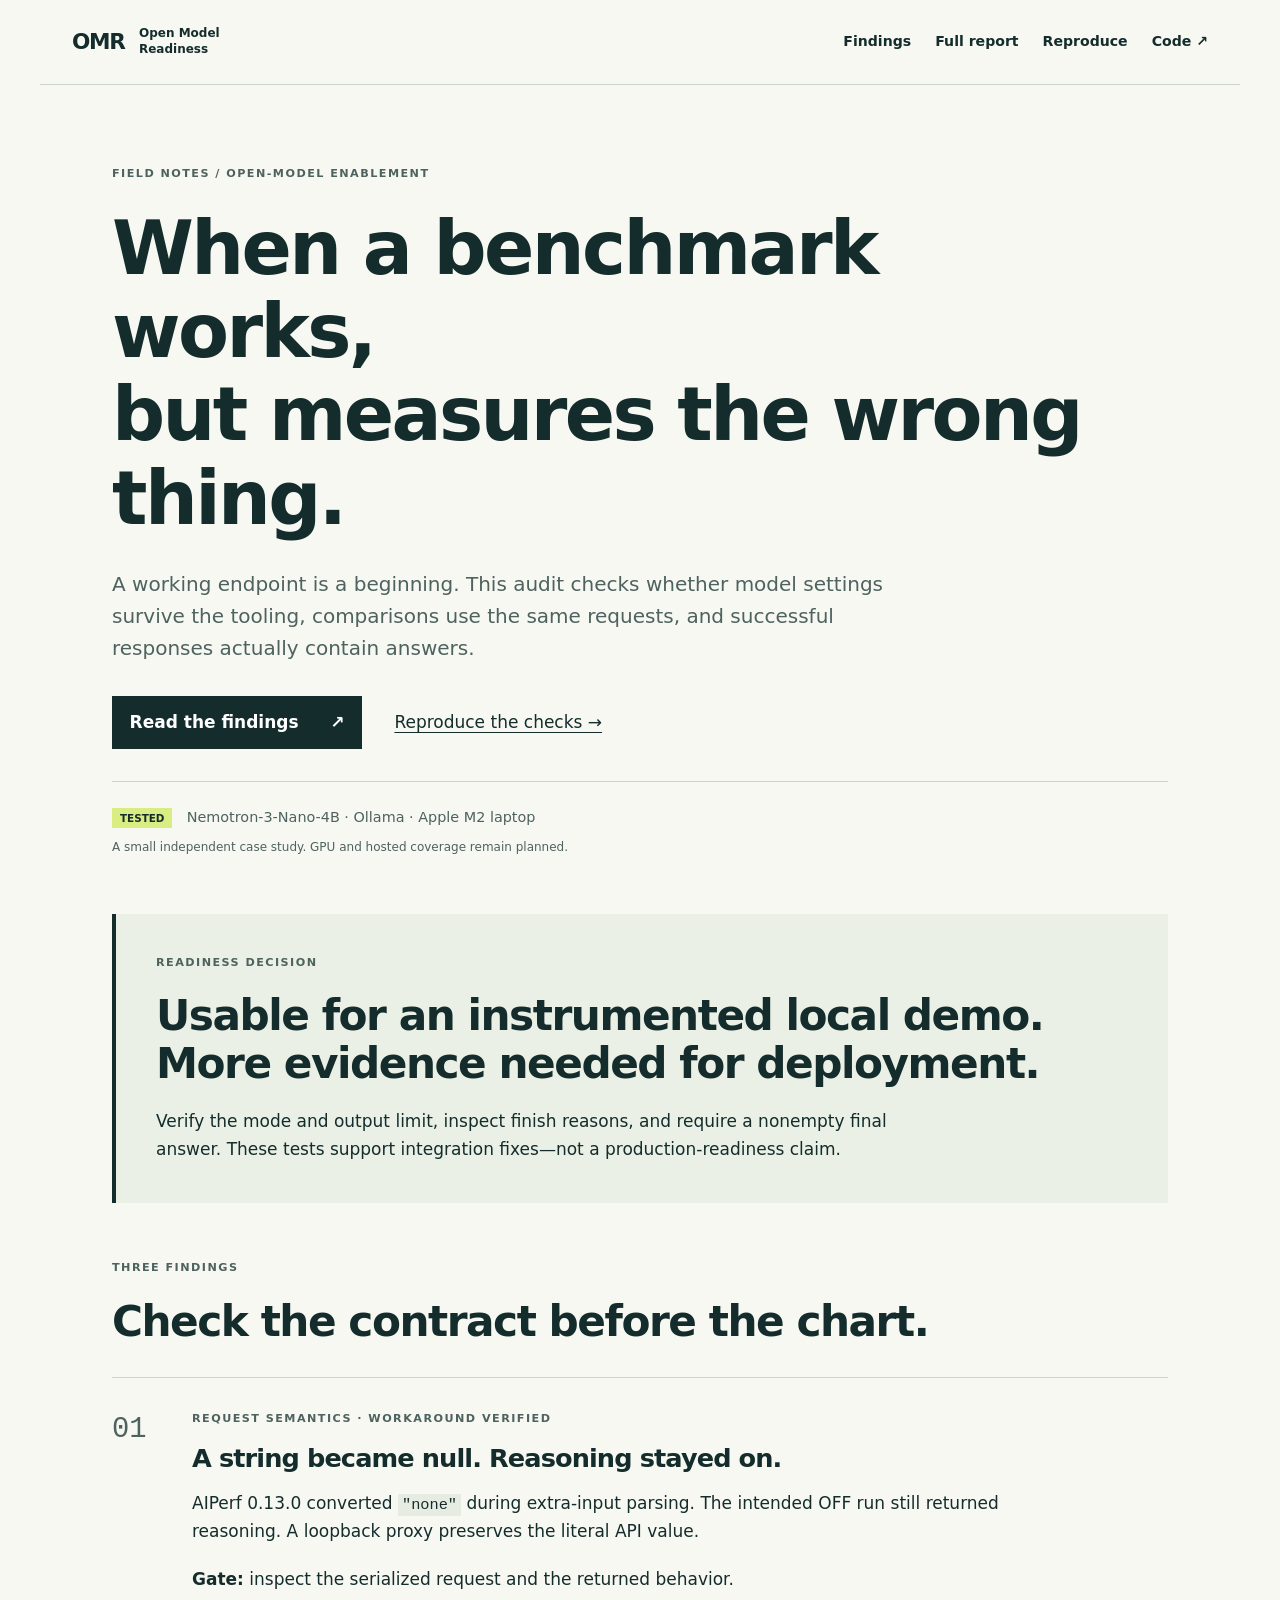
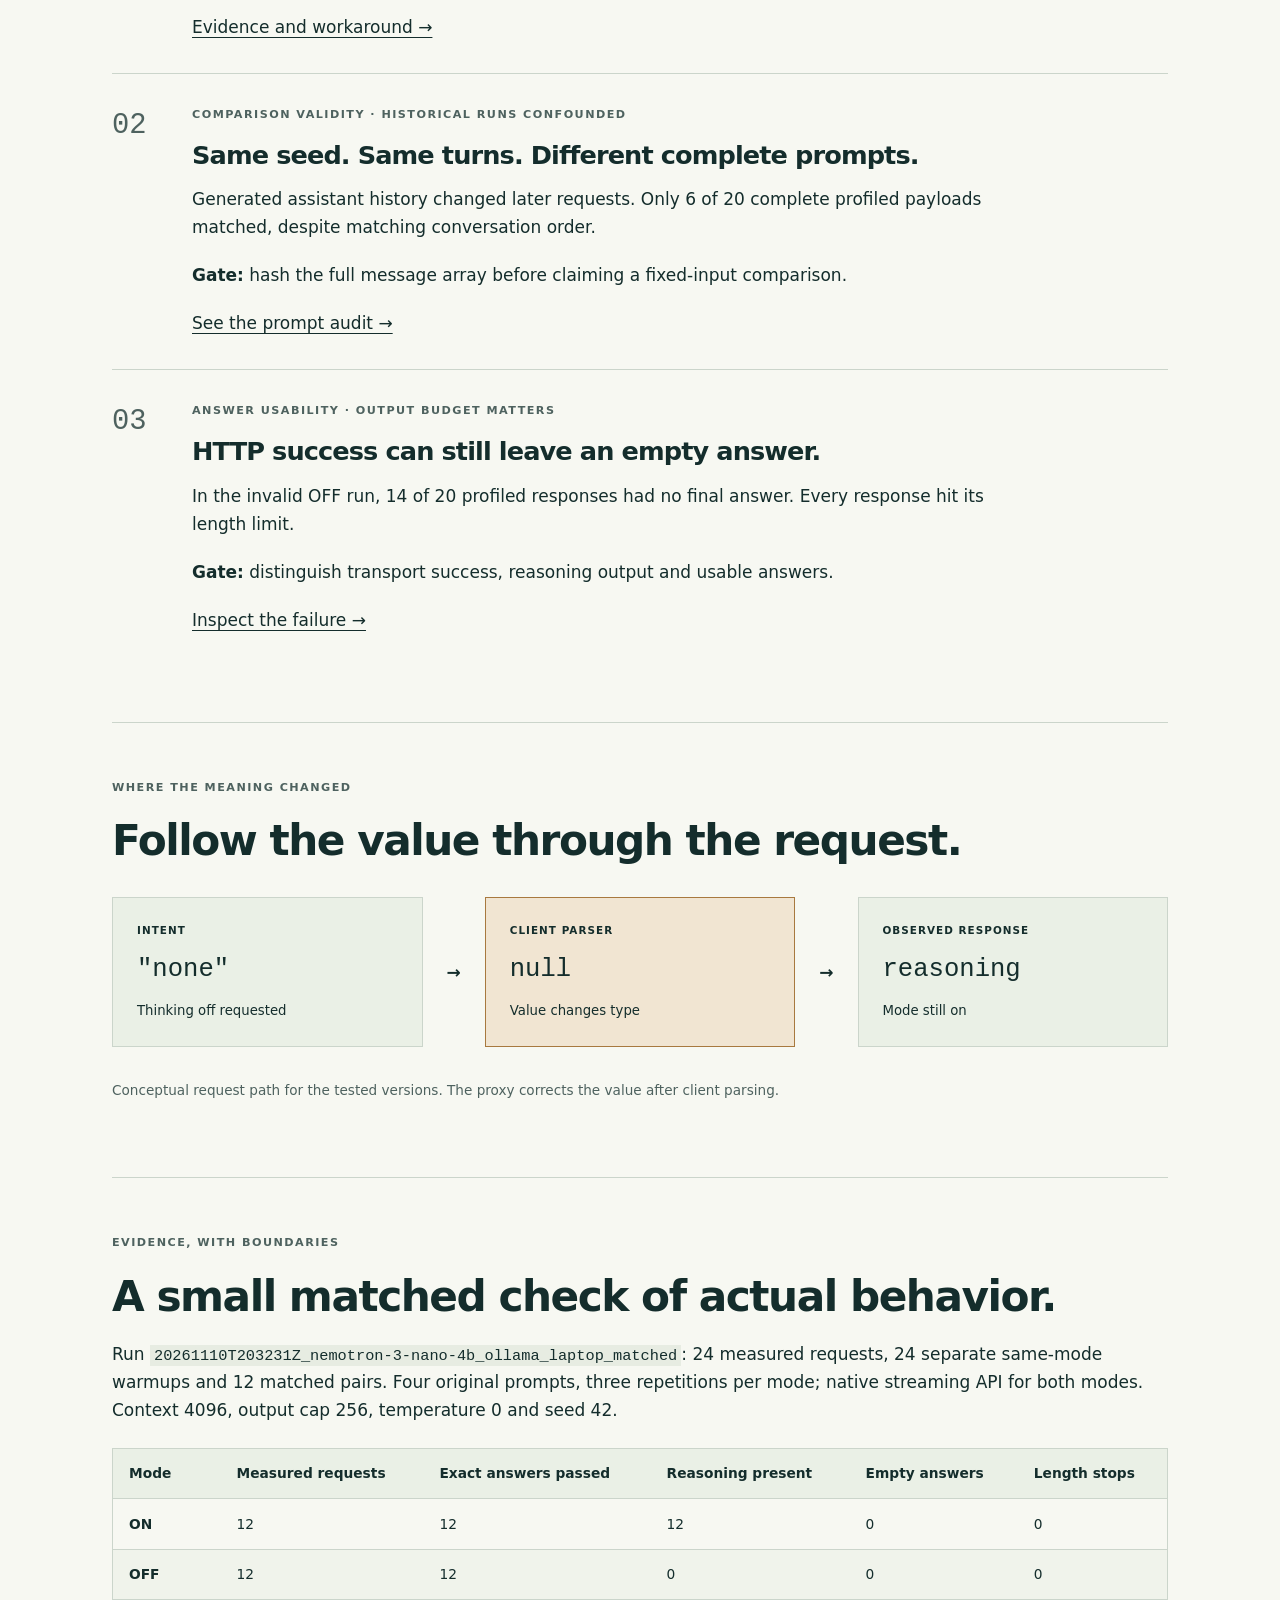
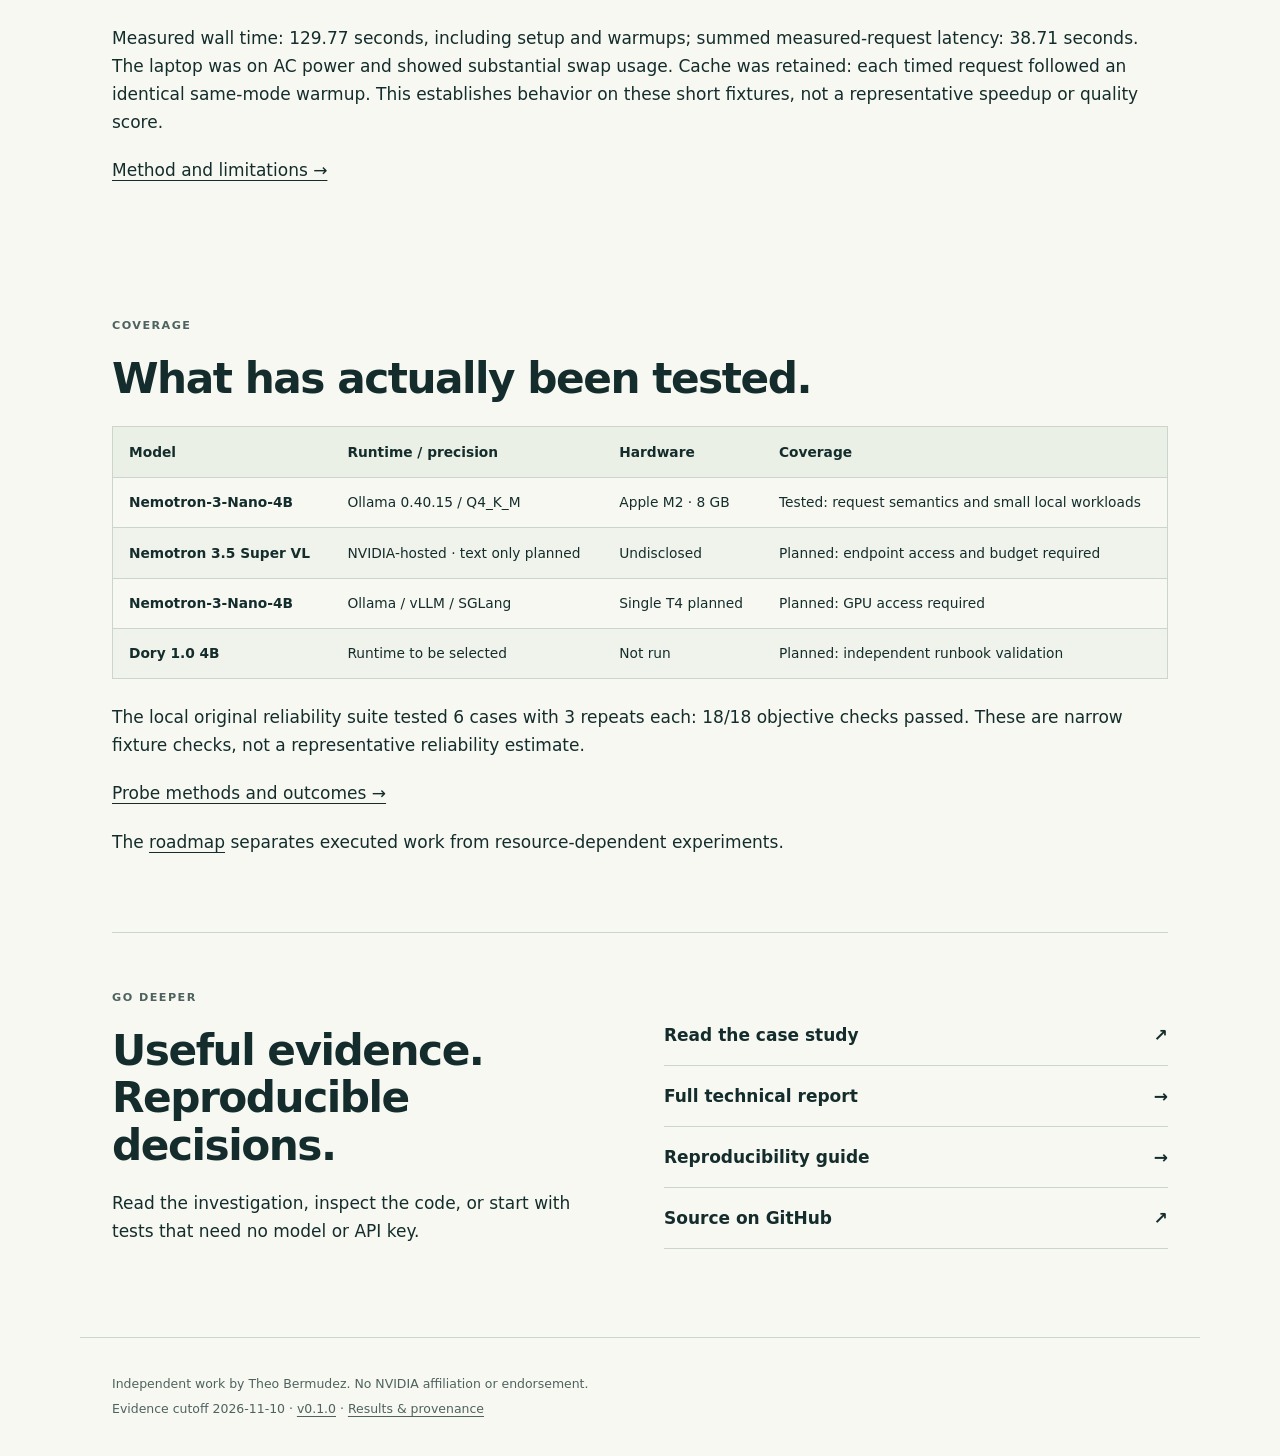
<file: docs/index.html>
<!doctype html>
<html lang="en"><head><meta charset="utf-8"><meta name="viewport" content="width=device-width,initial-scale=1">
<title>Check the contract before the chart · Open Model Readiness</title><meta name="description" content="Request semantics, benchmark validity and practical readiness gates for a local open-model workflow.">
<meta property="og:title" content="Check the contract before the chart · Open Model Readiness"><meta property="og:description" content="Request semantics, benchmark validity and practical readiness gates for a local open-model workflow."><meta property="og:type" content="website"><meta property="og:image" content="https://theo-bermudez.github.io/open-model-readiness/assets/social.svg">
<link rel="icon" href="assets/icon.svg" type="image/svg+xml"><link rel="stylesheet" href="assets/style.css"></head>
<body><a class="skip" href="#main">Skip to content</a><header><a class="brand" href="./">OMR<span>Open Model Readiness</span></a><nav aria-label="Main navigation"><a href="./#findings">Findings</a><a href="report.html">Full report</a><a href="reproduce.html">Reproduce</a><a href="https://github.com/theo-bermudez/open-model-readiness">Code ↗</a></nav></header>
<main id="main" class="home"><section class="hero"><p class="eyebrow">FIELD NOTES / OPEN-MODEL ENABLEMENT</p><h1>When a benchmark works,<br>but measures the wrong thing.</h1><p class="lede">A working endpoint is a beginning. This audit checks whether model settings survive the tooling, comparisons use the same requests, and successful responses actually contain answers.</p><div class="actions"><a class="button" href="report.html">Read the findings <span aria-hidden="true">↗</span></a><a href="reproduce.html">Reproduce the checks →</a></div><div class="scope"><span>TESTED</span> Nemotron-3-Nano-4B · Ollama · Apple M2 laptop<br><small>A small independent case study. GPU and hosted coverage remain planned.</small></div></section>
<section class="verdict"><p class="eyebrow">READINESS DECISION</p><h2>Usable for an instrumented local demo.<br>More evidence needed for deployment.</h2><p>Verify the mode and output limit, inspect finish reasons, and require a nonempty final answer. These tests support integration fixes—not a production-readiness claim.</p></section>
<section id="findings"><div class="section-title"><p class="eyebrow">THREE FINDINGS</p><h2>Check the contract before the chart.</h2></div><article class="finding"><div class="number">01</div><div><p class="tag">REQUEST SEMANTICS · WORKAROUND VERIFIED</p><h3>A string became null. Reasoning stayed on.</h3><p>AIPerf 0.13.0 converted <code>"none"</code> during extra-input parsing. The intended OFF run still returned reasoning. A loopback proxy preserves the literal API value.</p><p><strong>Gate:</strong> inspect the serialized request and the returned behavior.</p><a href="report.html#finding-1-the-requested-reasoning-mode-changed">Evidence and workaround →</a></div></article>
<article class="finding"><div class="number">02</div><div><p class="tag">COMPARISON VALIDITY · HISTORICAL RUNS CONFOUNDED</p><h3>Same seed. Same turns. Different complete prompts.</h3><p>Generated assistant history changed later requests. Only 6 of 20 complete profiled payloads matched, despite matching conversation order.</p><p><strong>Gate:</strong> hash the full message array before claiming a fixed-input comparison.</p><a href="report.html#finding-2-identical-seed-different-complete-requests">See the prompt audit →</a></div></article>
<article class="finding"><div class="number">03</div><div><p class="tag">ANSWER USABILITY · OUTPUT BUDGET MATTERS</p><h3>HTTP success can still leave an empty answer.</h3><p>In the invalid OFF run, 14 of 20 profiled responses had no final answer. Every response hit its length limit.</p><p><strong>Gate:</strong> distinguish transport success, reasoning output and usable answers.</p><a href="report.html#finding-3-successful-transport-unusable-answer">Inspect the failure →</a></div></article></section>
<section class="flow-section"><p class="eyebrow">WHERE THE MEANING CHANGED</p><h2>Follow the value through the request.</h2><div class="flow" role="img" aria-label="Intended reasoning_effort string none becomes null in AIPerf parsing; Ollama returns reasoning. A local proxy restores the string before forwarding."><div><small>INTENT</small><code>"none"</code><span>Thinking off requested</span></div><b aria-hidden="true">→</b><div class="fault"><small>CLIENT PARSER</small><code>null</code><span>Value changes type</span></div><b aria-hidden="true">→</b><div><small>OBSERVED RESPONSE</small><code>reasoning</code><span>Mode still on</span></div></div><p class="caption">Conceptual request path for the tested versions. The proxy corrects the value after client parsing.</p></section>
<section><p class="eyebrow">EVIDENCE, WITH BOUNDARIES</p><h2>A small matched check of actual behavior.</h2><p>Run <code>20261110T203231Z_nemotron-3-nano-4b_ollama_laptop_matched</code>: 24 measured requests, 24 separate same-mode warmups and 12 matched pairs. Four original prompts, three repetitions per mode; native streaming API for both modes. Context 4096, output cap 256, temperature 0 and seed 42.</p>
<div class="table-scroll" tabindex="0" role="region" aria-label="Scrollable evidence table"><table><thead><tr><th scope="col">Mode</th><th scope="col">Measured requests</th><th scope="col">Exact answers passed</th><th scope="col">Reasoning present</th><th scope="col">Empty answers</th><th scope="col">Length stops</th></tr></thead><tbody>
<tr><td>ON</td><td>12</td><td>12</td><td>12</td><td>0</td><td>0</td></tr>
<tr><td>OFF</td><td>12</td><td>12</td><td>0</td><td>0</td><td>0</td></tr>
</tbody></table></div>
<p>Measured wall time: 129.77 seconds, including setup and warmups; summed measured-request latency: 38.71 seconds. The laptop was on AC power and showed substantial swap usage. Cache was retained: each timed request followed an identical same-mode warmup. This establishes behavior on these short fixtures, not a representative speedup or quality score.</p><p><a href="report.html#controlled-local-replay">Method and limitations →</a></p></section>
<section><p class="eyebrow">COVERAGE</p><h2>What has actually been tested.</h2><div class="table-scroll" tabindex="0" role="region" aria-label="Scrollable evidence table"><table><thead><tr><th scope="col">Model</th><th scope="col">Runtime / precision</th><th scope="col">Hardware</th><th scope="col">Coverage</th></tr></thead><tbody>
<tr><td>Nemotron-3-Nano-4B</td><td>Ollama 0.40.15 / Q4_K_M</td><td>Apple M2 · 8 GB</td><td>Tested: request semantics and small local workloads</td></tr>
<tr><td>Nemotron 3.5 Super VL</td><td>NVIDIA-hosted · text only planned</td><td>Undisclosed</td><td>Planned: endpoint access and budget required</td></tr>
<tr><td>Nemotron-3-Nano-4B</td><td>Ollama / vLLM / SGLang</td><td>Single T4 planned</td><td>Planned: GPU access required</td></tr>
<tr><td>Dory 1.0 4B</td><td>Runtime to be selected</td><td>Not run</td><td>Planned: independent runbook validation</td></tr>
</tbody></table></div><p>The local original reliability suite tested 6 cases with 3 repeats each: 18/18 objective checks passed. These are narrow fixture checks, not a representative reliability estimate.</p><p><a href="report.html#original-reliability-probes">Probe methods and outcomes →</a></p><p>The <a href="https://github.com/theo-bermudez/open-model-readiness/blob/main/ROADMAP.md">roadmap</a> separates executed work from resource-dependent experiments.</p></section>
<section class="closing"><div><p class="eyebrow">GO DEEPER</p><h2>Useful evidence.<br>Reproducible decisions.</h2><p>Read the investigation, inspect the code, or start with tests that need no model or API key.</p></div><div class="reading"><a href="article.html">Read the case study <span>↗</span></a><a href="report.html">Full technical report <span>→</span></a><a href="reproduce.html">Reproducibility guide <span>→</span></a><a href="https://github.com/theo-bermudez/open-model-readiness">Source on GitHub <span>↗</span></a></div></section></main><footer><p>Independent work by Theo Bermudez. No NVIDIA affiliation or endorsement.</p><p>Evidence cutoff 2026-11-10 · <a href="https://github.com/theo-bermudez/open-model-readiness/tree/v0.1.0">v0.1.0</a> · <a href="results/m4.json">Results & provenance</a></p></footer></body></html>
</file>
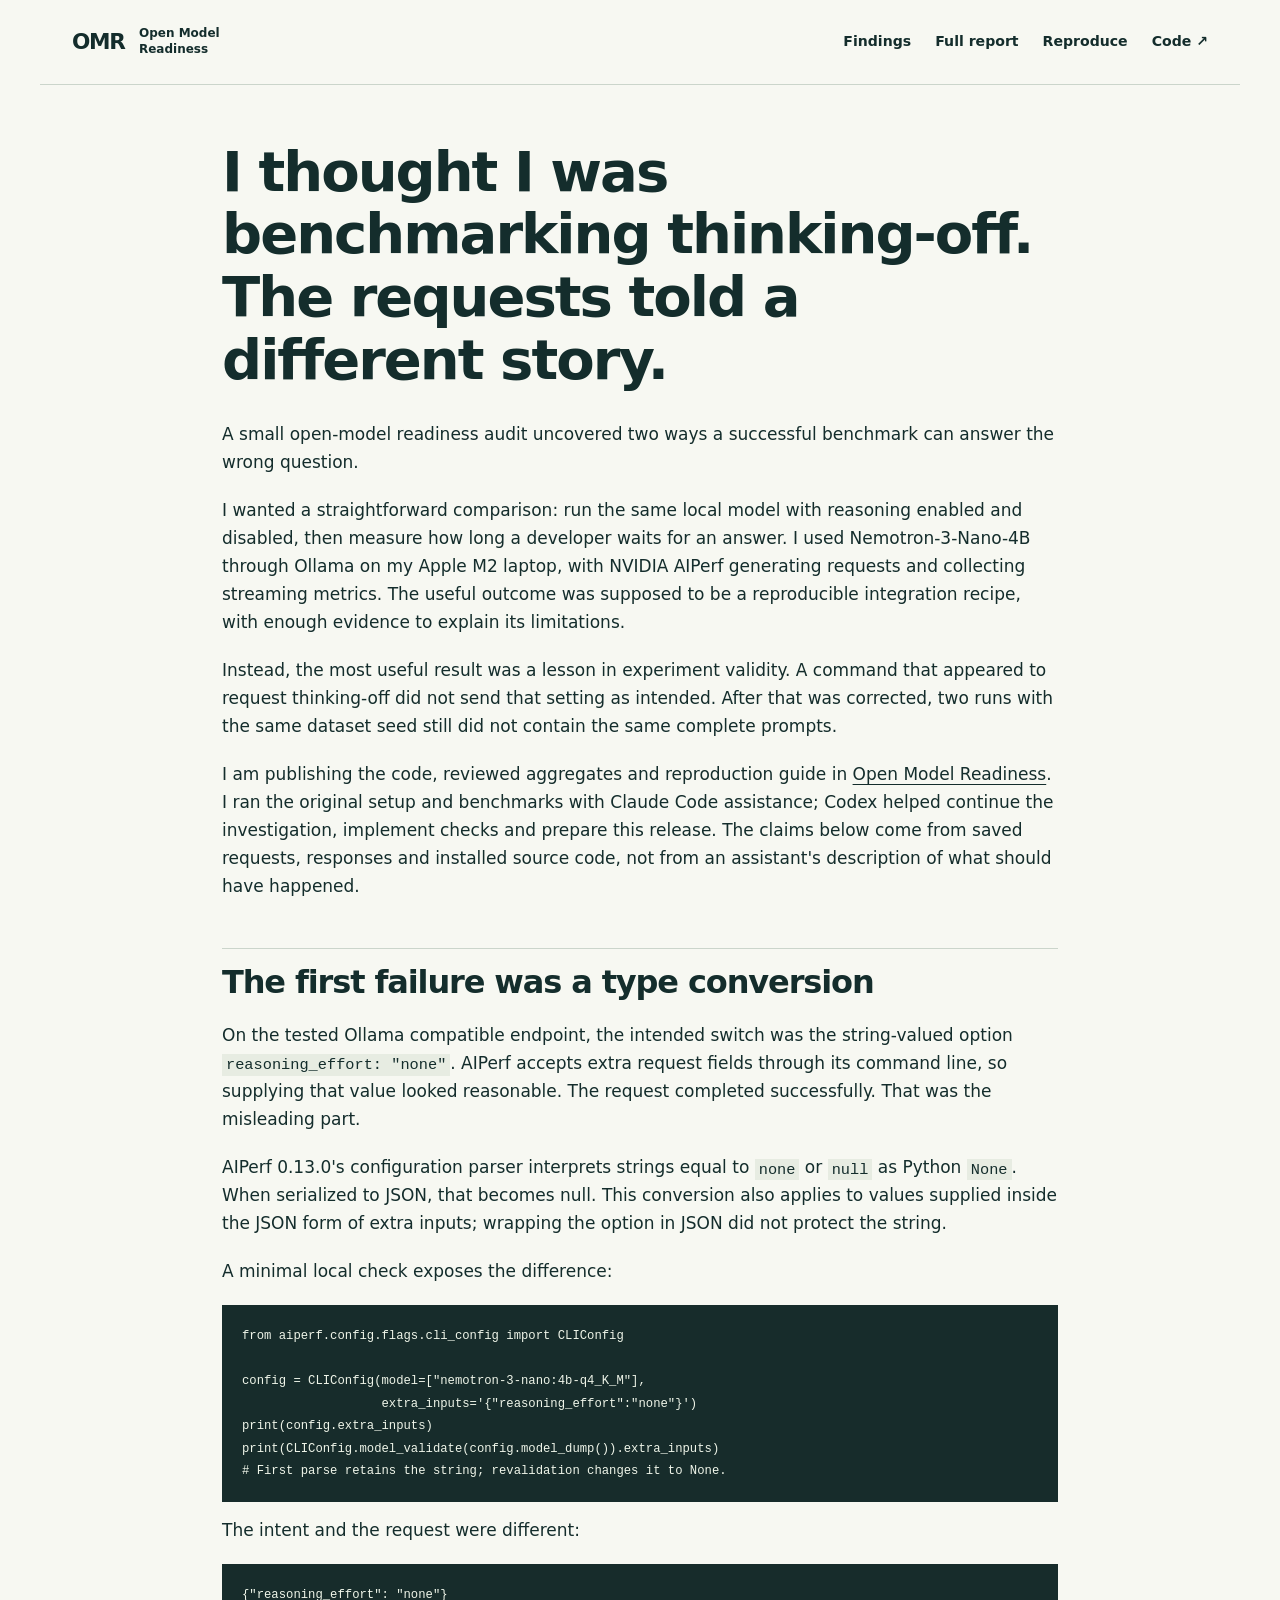
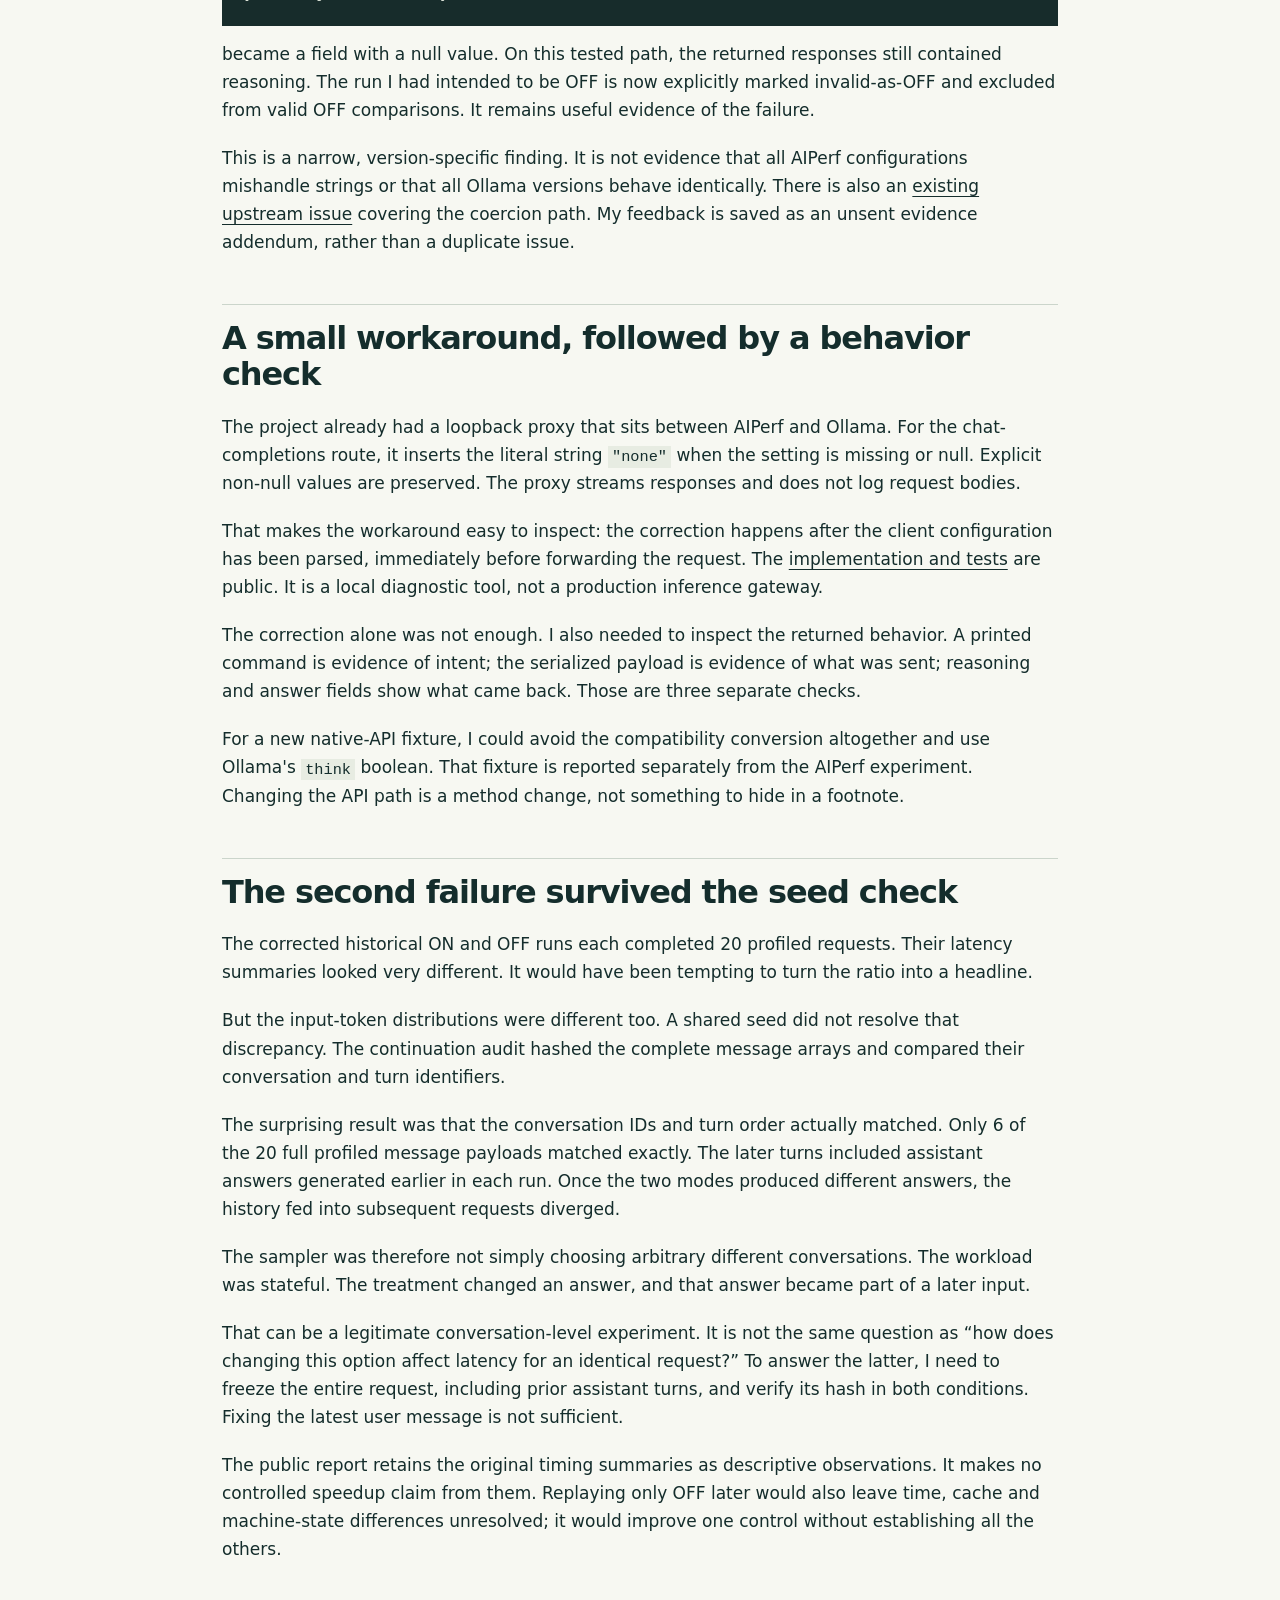
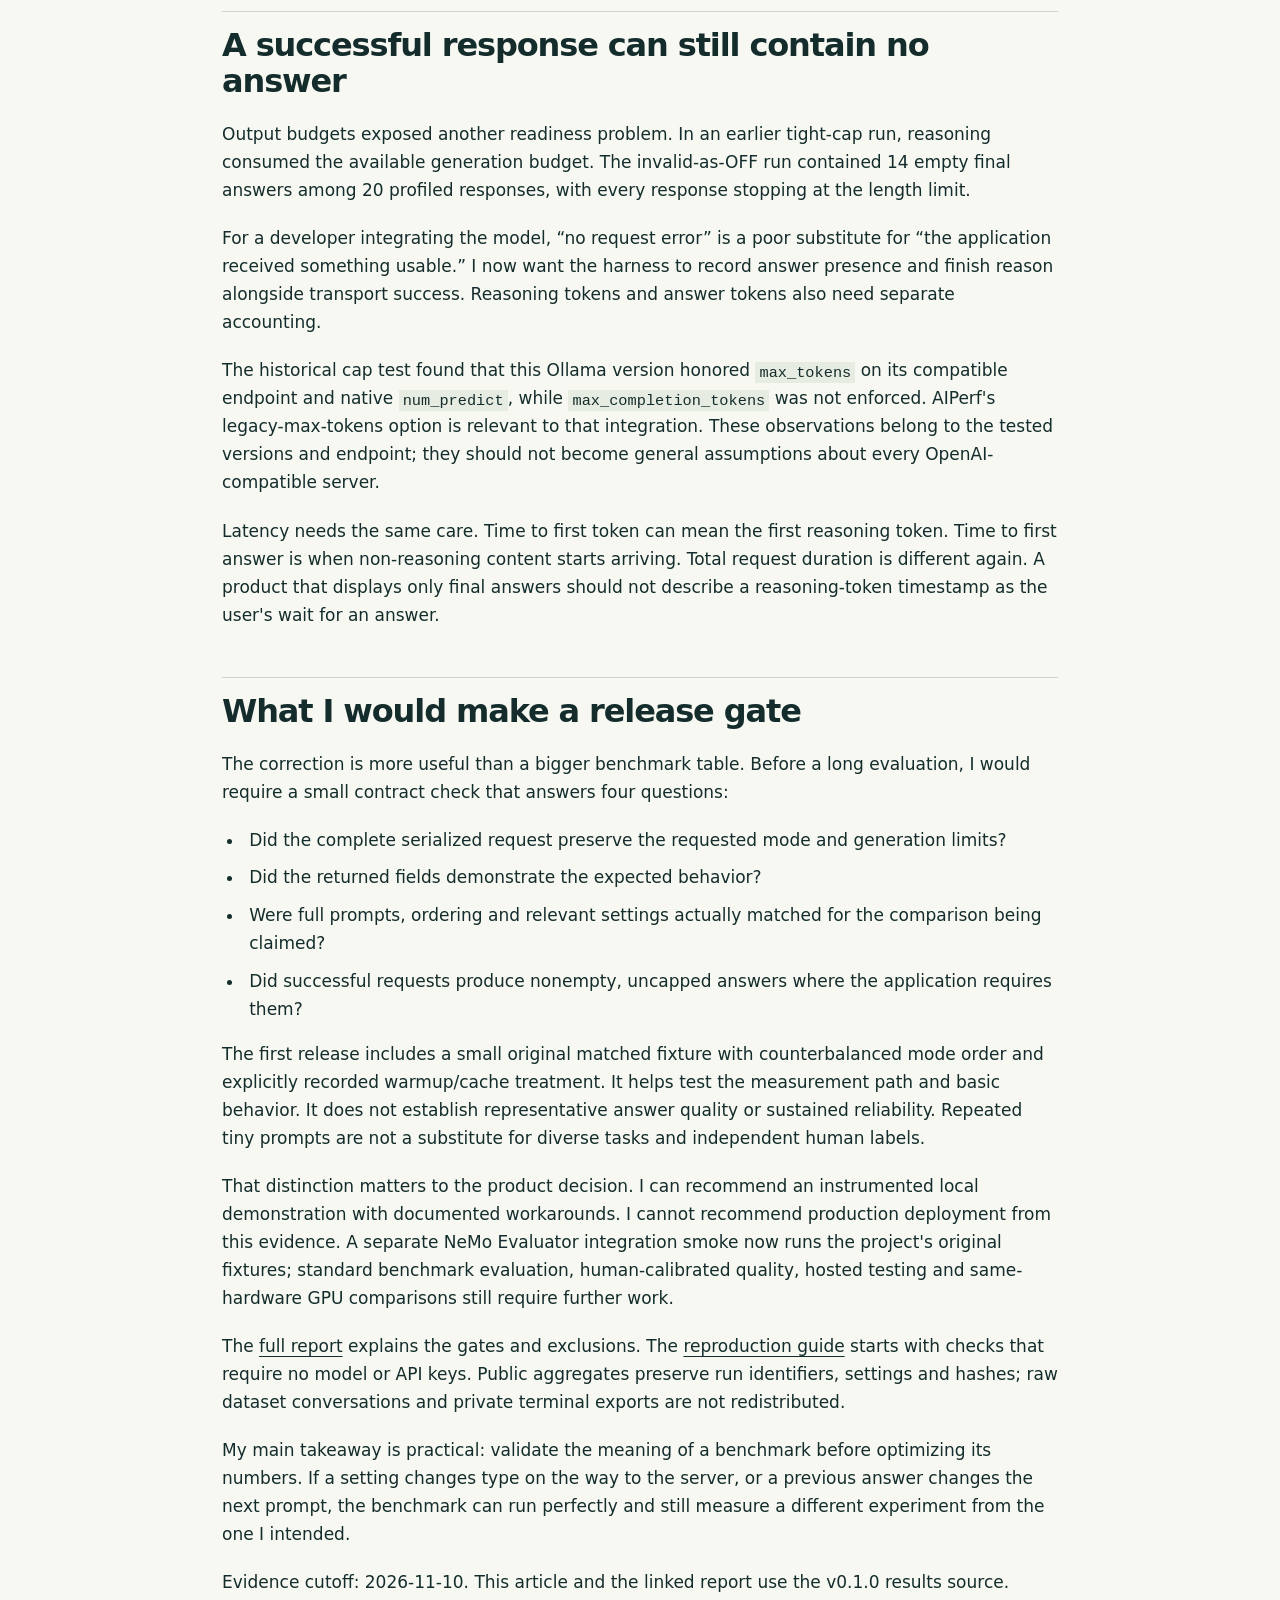
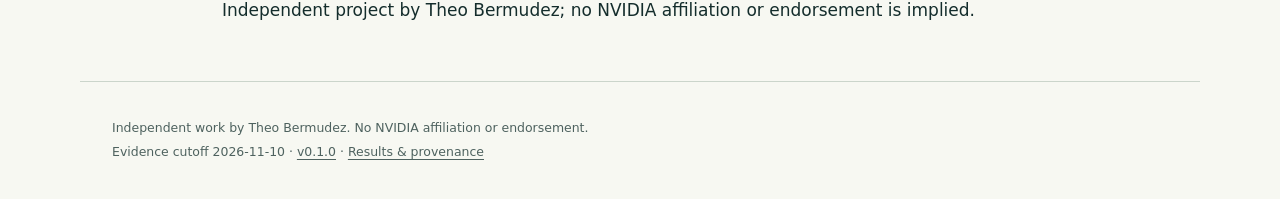
<file: docs/article.html>
<!doctype html>
<html lang="en"><head><meta charset="utf-8"><meta name="viewport" content="width=device-width,initial-scale=1">
<title>Benchmarking the wrong mode · Open Model Readiness</title><meta name="description" content="Request semantics, benchmark validity and practical readiness gates for a local open-model workflow.">
<meta property="og:title" content="Benchmarking the wrong mode · Open Model Readiness"><meta property="og:description" content="Request semantics, benchmark validity and practical readiness gates for a local open-model workflow."><meta property="og:type" content="website"><meta property="og:image" content="https://theo-bermudez.github.io/open-model-readiness/assets/social.svg">
<link rel="icon" href="assets/icon.svg" type="image/svg+xml"><link rel="stylesheet" href="assets/style.css"></head>
<body><a class="skip" href="#main">Skip to content</a><header><a class="brand" href="./">OMR<span>Open Model Readiness</span></a><nav aria-label="Main navigation"><a href="./#findings">Findings</a><a href="report.html">Full report</a><a href="reproduce.html">Reproduce</a><a href="https://github.com/theo-bermudez/open-model-readiness">Code ↗</a></nav></header>
<main id="main" class="document"><h1 id="i-thought-i-was-benchmarking-thinking-off-the-requests-told-a-different-story">I thought I was benchmarking thinking-off. The requests told a different story.</h1>
<p>A small open-model readiness audit uncovered two ways a successful benchmark can answer the wrong question.</p>
<p>I wanted a straightforward comparison: run the same local model with reasoning enabled and disabled, then measure how long a developer waits for an answer. I used Nemotron-3-Nano-4B through Ollama on my Apple M2 laptop, with NVIDIA AIPerf generating requests and collecting streaming metrics. The useful outcome was supposed to be a reproducible integration recipe, with enough evidence to explain its limitations.</p>
<p>Instead, the most useful result was a lesson in experiment validity. A command that appeared to request thinking-off did not send that setting as intended. After that was corrected, two runs with the same dataset seed still did not contain the same complete prompts.</p>
<p>I am publishing the code, reviewed aggregates and reproduction guide in <a href="https://theo-bermudez.github.io/open-model-readiness/">Open Model Readiness</a>. I ran the original setup and benchmarks with Claude Code assistance; Codex helped continue the investigation, implement checks and prepare this release. The claims below come from saved requests, responses and installed source code, not from an assistant&#x27;s description of what should have happened.</p>
<h2 id="the-first-failure-was-a-type-conversion">The first failure was a type conversion</h2>
<p>On the tested Ollama compatible endpoint, the intended switch was the string-valued option <code>reasoning_effort: &quot;none&quot;</code>. AIPerf accepts extra request fields through its command line, so supplying that value looked reasonable. The request completed successfully. That was the misleading part.</p>
<p>AIPerf 0.13.0&#x27;s configuration parser interprets strings equal to <code>none</code> or <code>null</code> as Python <code>None</code>. When serialized to JSON, that becomes null. This conversion also applies to values supplied inside the JSON form of extra inputs; wrapping the option in JSON did not protect the string.</p>
<p>A minimal local check exposes the difference:</p>
<pre><code>from aiperf.config.flags.cli_config import CLIConfig

config = CLIConfig(model=[&quot;nemotron-3-nano:4b-q4_K_M&quot;],
                   extra_inputs=&#x27;{&quot;reasoning_effort&quot;:&quot;none&quot;}&#x27;)
print(config.extra_inputs)
print(CLIConfig.model_validate(config.model_dump()).extra_inputs)
# First parse retains the string; revalidation changes it to None.</code></pre>
<p>The intent and the request were different:</p>
<pre><code>{&quot;reasoning_effort&quot;: &quot;none&quot;}</code></pre>
<p>became a field with a null value. On this tested path, the returned responses still contained reasoning. The run I had intended to be OFF is now explicitly marked invalid-as-OFF and excluded from valid OFF comparisons. It remains useful evidence of the failure.</p>
<p>This is a narrow, version-specific finding. It is not evidence that all AIPerf configurations mishandle strings or that all Ollama versions behave identically. There is also an <a href="https://github.com/ai-dynamo/aiperf/issues/1562">existing upstream issue</a> covering the coercion path. My feedback is saved as an unsent evidence addendum, rather than a duplicate issue.</p>
<h2 id="a-small-workaround-followed-by-a-behavior-check">A small workaround, followed by a behavior check</h2>
<p>The project already had a loopback proxy that sits between AIPerf and Ollama. For the chat-completions route, it inserts the literal string <code>&quot;none&quot;</code> when the setting is missing or null. Explicit non-null values are preserved. The proxy streams responses and does not log request bodies.</p>
<p>That makes the workaround easy to inspect: the correction happens after the client configuration has been parsed, immediately before forwarding the request. The <a href="https://github.com/theo-bermudez/open-model-readiness/blob/main/harness/reasoning_proxy.py">implementation and tests</a> are public. It is a local diagnostic tool, not a production inference gateway.</p>
<p>The correction alone was not enough. I also needed to inspect the returned behavior. A printed command is evidence of intent; the serialized payload is evidence of what was sent; reasoning and answer fields show what came back. Those are three separate checks.</p>
<p>For a new native-API fixture, I could avoid the compatibility conversion altogether and use Ollama&#x27;s <code>think</code> boolean. That fixture is reported separately from the AIPerf experiment. Changing the API path is a method change, not something to hide in a footnote.</p>
<h2 id="the-second-failure-survived-the-seed-check">The second failure survived the seed check</h2>
<p>The corrected historical ON and OFF runs each completed 20 profiled requests. Their latency summaries looked very different. It would have been tempting to turn the ratio into a headline.</p>
<p>But the input-token distributions were different too. A shared seed did not resolve that discrepancy. The continuation audit hashed the complete message arrays and compared their conversation and turn identifiers.</p>
<p>The surprising result was that the conversation IDs and turn order actually matched. Only 6 of the 20 full profiled message payloads matched exactly. The later turns included assistant answers generated earlier in each run. Once the two modes produced different answers, the history fed into subsequent requests diverged.</p>
<p>The sampler was therefore not simply choosing arbitrary different conversations. The workload was stateful. The treatment changed an answer, and that answer became part of a later input.</p>
<p>That can be a legitimate conversation-level experiment. It is not the same question as “how does changing this option affect latency for an identical request?” To answer the latter, I need to freeze the entire request, including prior assistant turns, and verify its hash in both conditions. Fixing the latest user message is not sufficient.</p>
<p>The public report retains the original timing summaries as descriptive observations. It makes no controlled speedup claim from them. Replaying only OFF later would also leave time, cache and machine-state differences unresolved; it would improve one control without establishing all the others.</p>
<h2 id="a-successful-response-can-still-contain-no-answer">A successful response can still contain no answer</h2>
<p>Output budgets exposed another readiness problem. In an earlier tight-cap run, reasoning consumed the available generation budget. The invalid-as-OFF run contained 14 empty final answers among 20 profiled responses, with every response stopping at the length limit.</p>
<p>For a developer integrating the model, “no request error” is a poor substitute for “the application received something usable.” I now want the harness to record answer presence and finish reason alongside transport success. Reasoning tokens and answer tokens also need separate accounting.</p>
<p>The historical cap test found that this Ollama version honored <code>max_tokens</code> on its compatible endpoint and native <code>num_predict</code>, while <code>max_completion_tokens</code> was not enforced. AIPerf&#x27;s legacy-max-tokens option is relevant to that integration. These observations belong to the tested versions and endpoint; they should not become general assumptions about every OpenAI-compatible server.</p>
<p>Latency needs the same care. Time to first token can mean the first reasoning token. Time to first answer is when non-reasoning content starts arriving. Total request duration is different again. A product that displays only final answers should not describe a reasoning-token timestamp as the user&#x27;s wait for an answer.</p>
<h2 id="what-i-would-make-a-release-gate">What I would make a release gate</h2>
<p>The correction is more useful than a bigger benchmark table. Before a long evaluation, I would require a small contract check that answers four questions:</p>
<ul><li>Did the complete serialized request preserve the requested mode and generation limits?</li><li>Did the returned fields demonstrate the expected behavior?</li><li>Were full prompts, ordering and relevant settings actually matched for the comparison being claimed?</li><li>Did successful requests produce nonempty, uncapped answers where the application requires them?</li></ul>
<p>The first release includes a small original matched fixture with counterbalanced mode order and explicitly recorded warmup/cache treatment. It helps test the measurement path and basic behavior. It does not establish representative answer quality or sustained reliability. Repeated tiny prompts are not a substitute for diverse tasks and independent human labels.</p>
<p>That distinction matters to the product decision. I can recommend an instrumented local demonstration with documented workarounds. I cannot recommend production deployment from this evidence. A separate NeMo Evaluator integration smoke now runs the project&#x27;s original fixtures; standard benchmark evaluation, human-calibrated quality, hosted testing and same-hardware GPU comparisons still require further work.</p>
<p>The <a href="https://theo-bermudez.github.io/open-model-readiness/report.html">full report</a> explains the gates and exclusions. The <a href="https://theo-bermudez.github.io/open-model-readiness/reproduce.html">reproduction guide</a> starts with checks that require no model or API keys. Public aggregates preserve run identifiers, settings and hashes; raw dataset conversations and private terminal exports are not redistributed.</p>
<p>My main takeaway is practical: validate the meaning of a benchmark before optimizing its numbers. If a setting changes type on the way to the server, or a previous answer changes the next prompt, the benchmark can run perfectly and still measure a different experiment from the one I intended.</p>
<p>Evidence cutoff: 2026-11-10. This article and the linked report use the v0.1.0 results source. Independent project by Theo Bermudez; no NVIDIA affiliation or endorsement is implied.</p></main><footer><p>Independent work by Theo Bermudez. No NVIDIA affiliation or endorsement.</p><p>Evidence cutoff 2026-11-10 · <a href="https://github.com/theo-bermudez/open-model-readiness/tree/v0.1.0">v0.1.0</a> · <a href="results/m4.json">Results & provenance</a></p></footer></body></html>
</file>
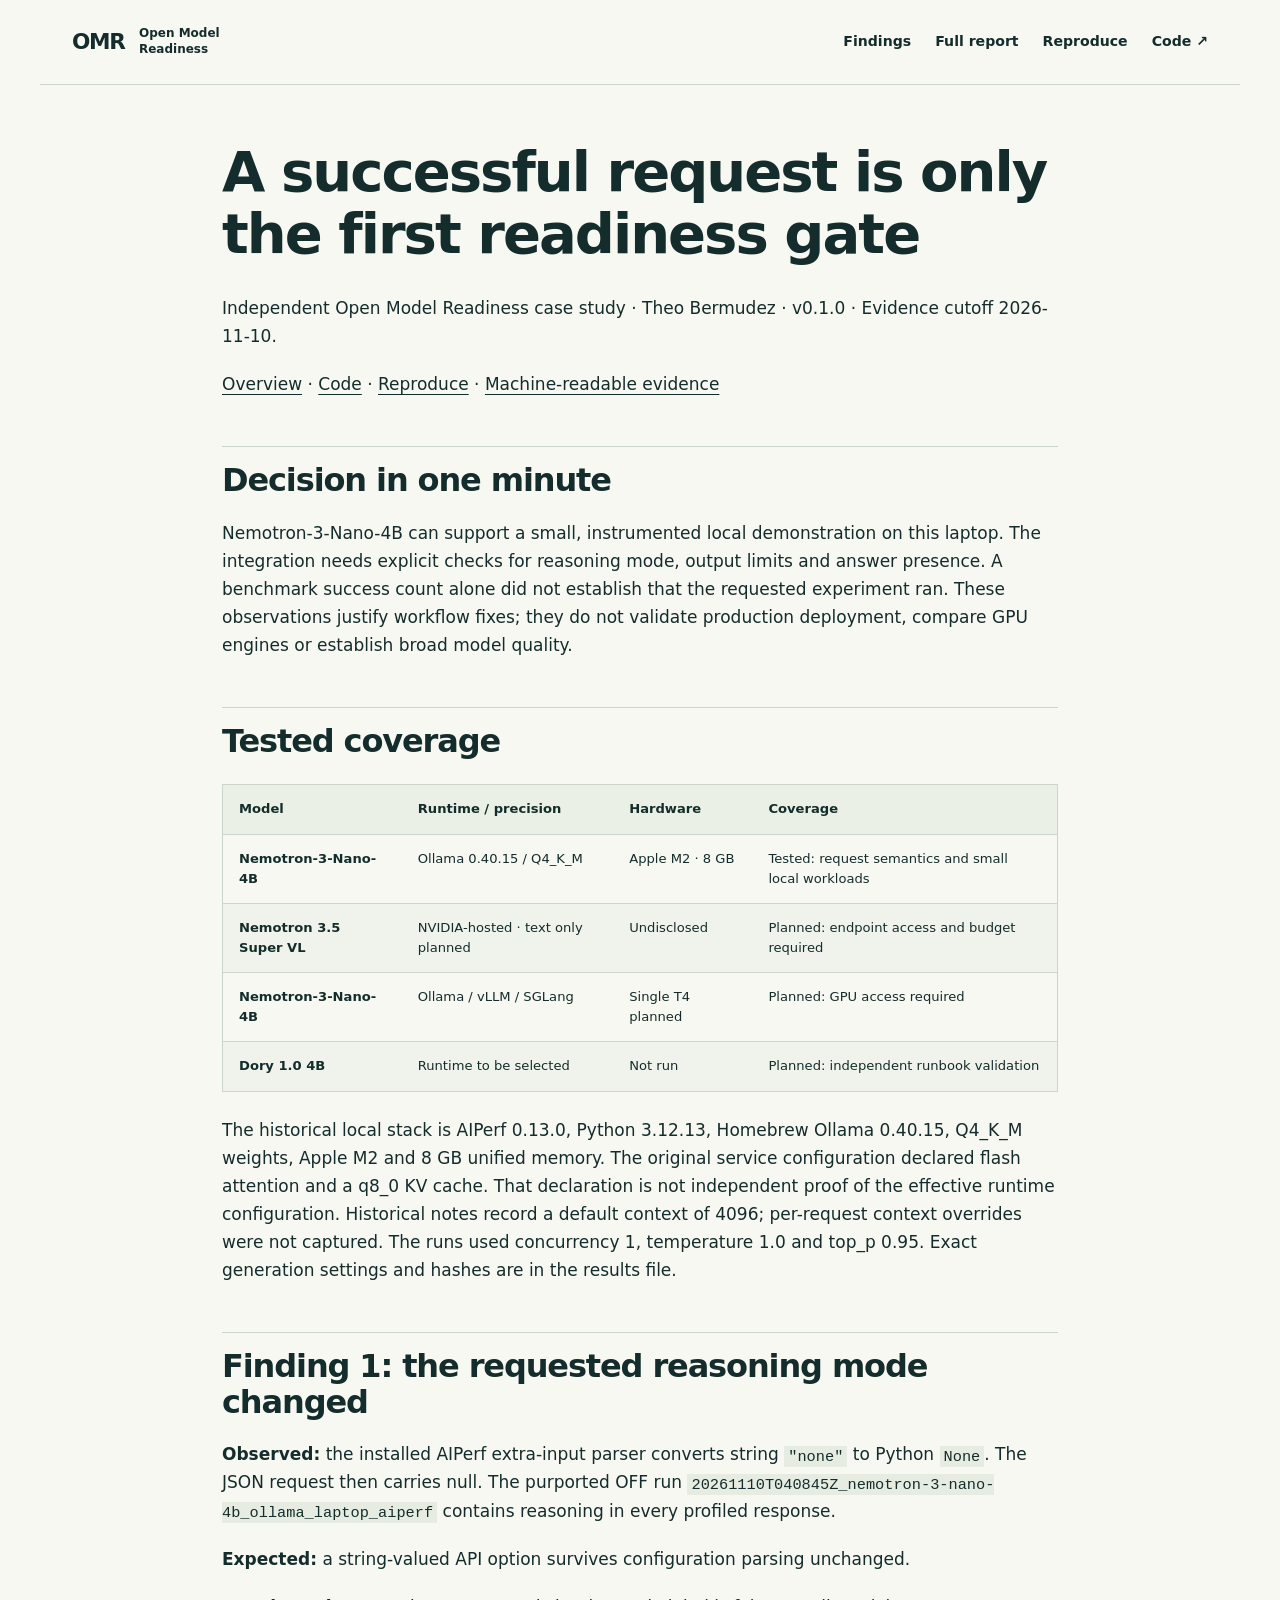
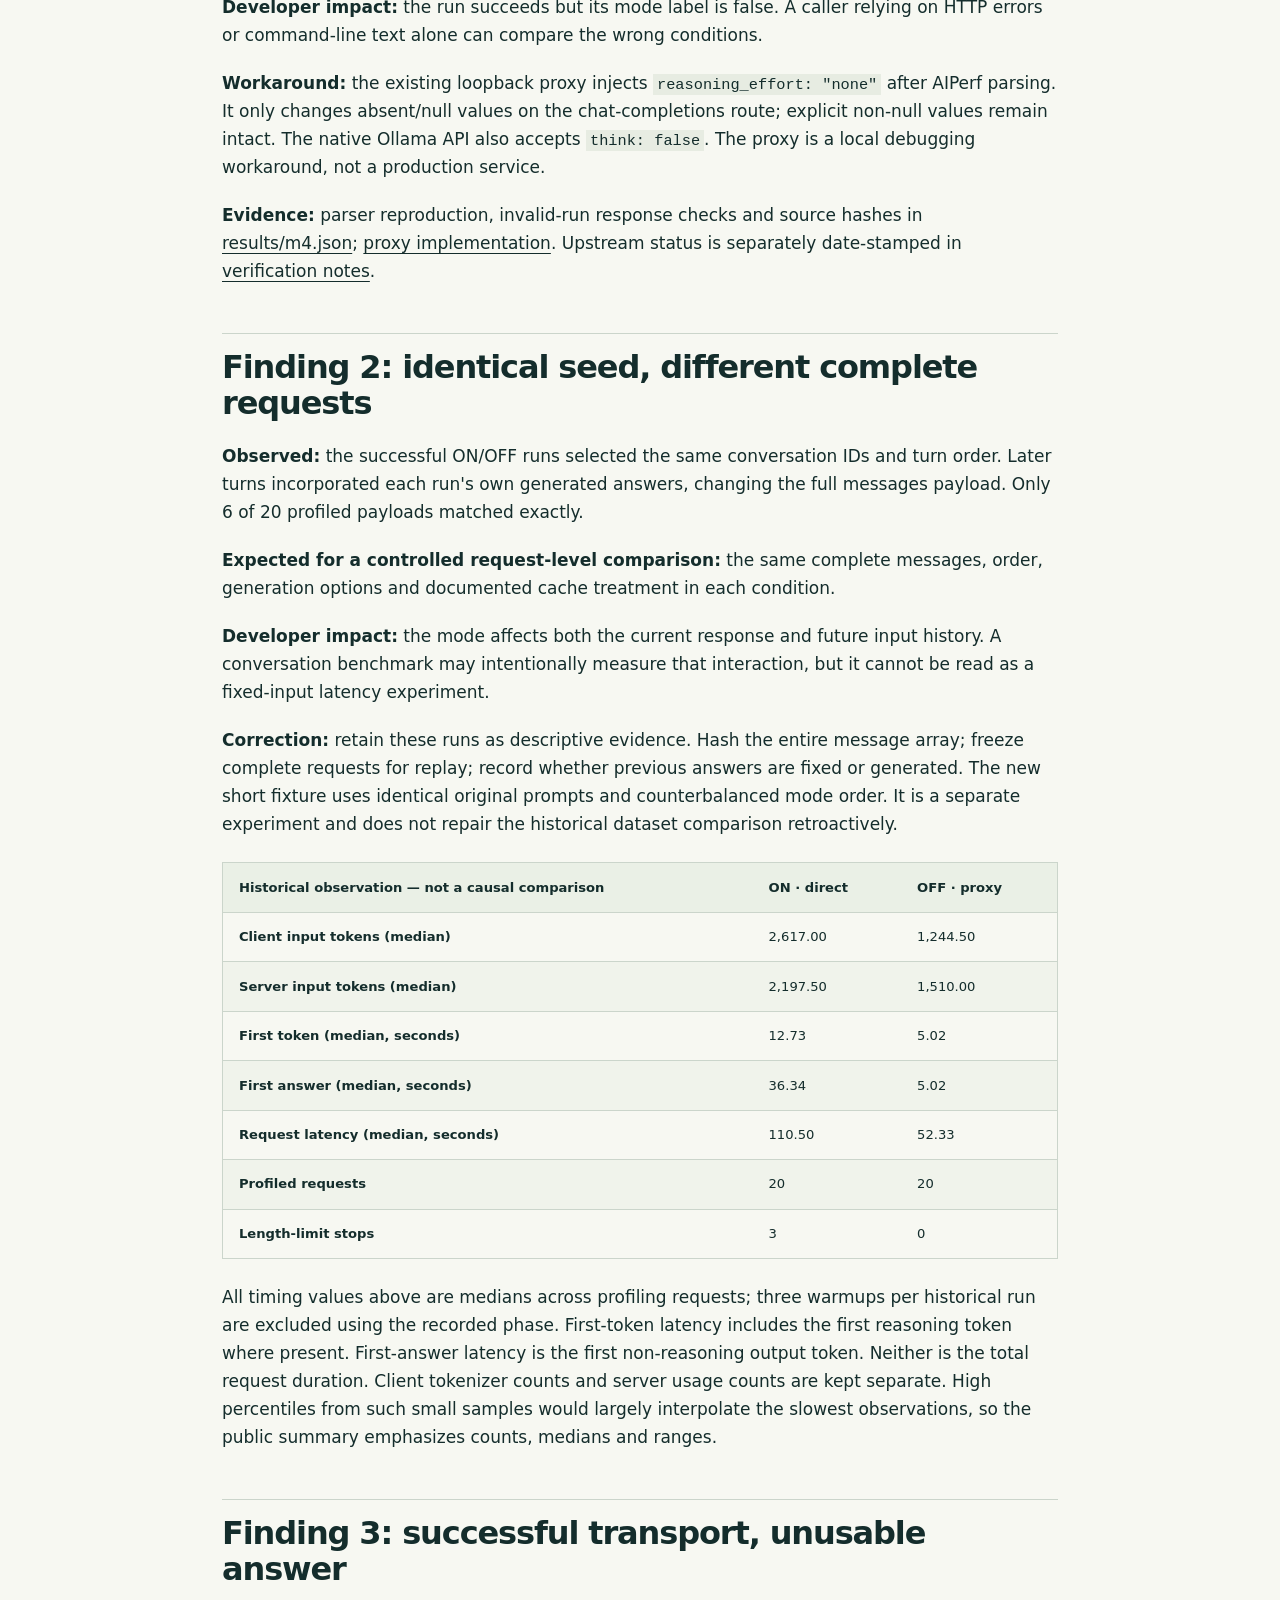
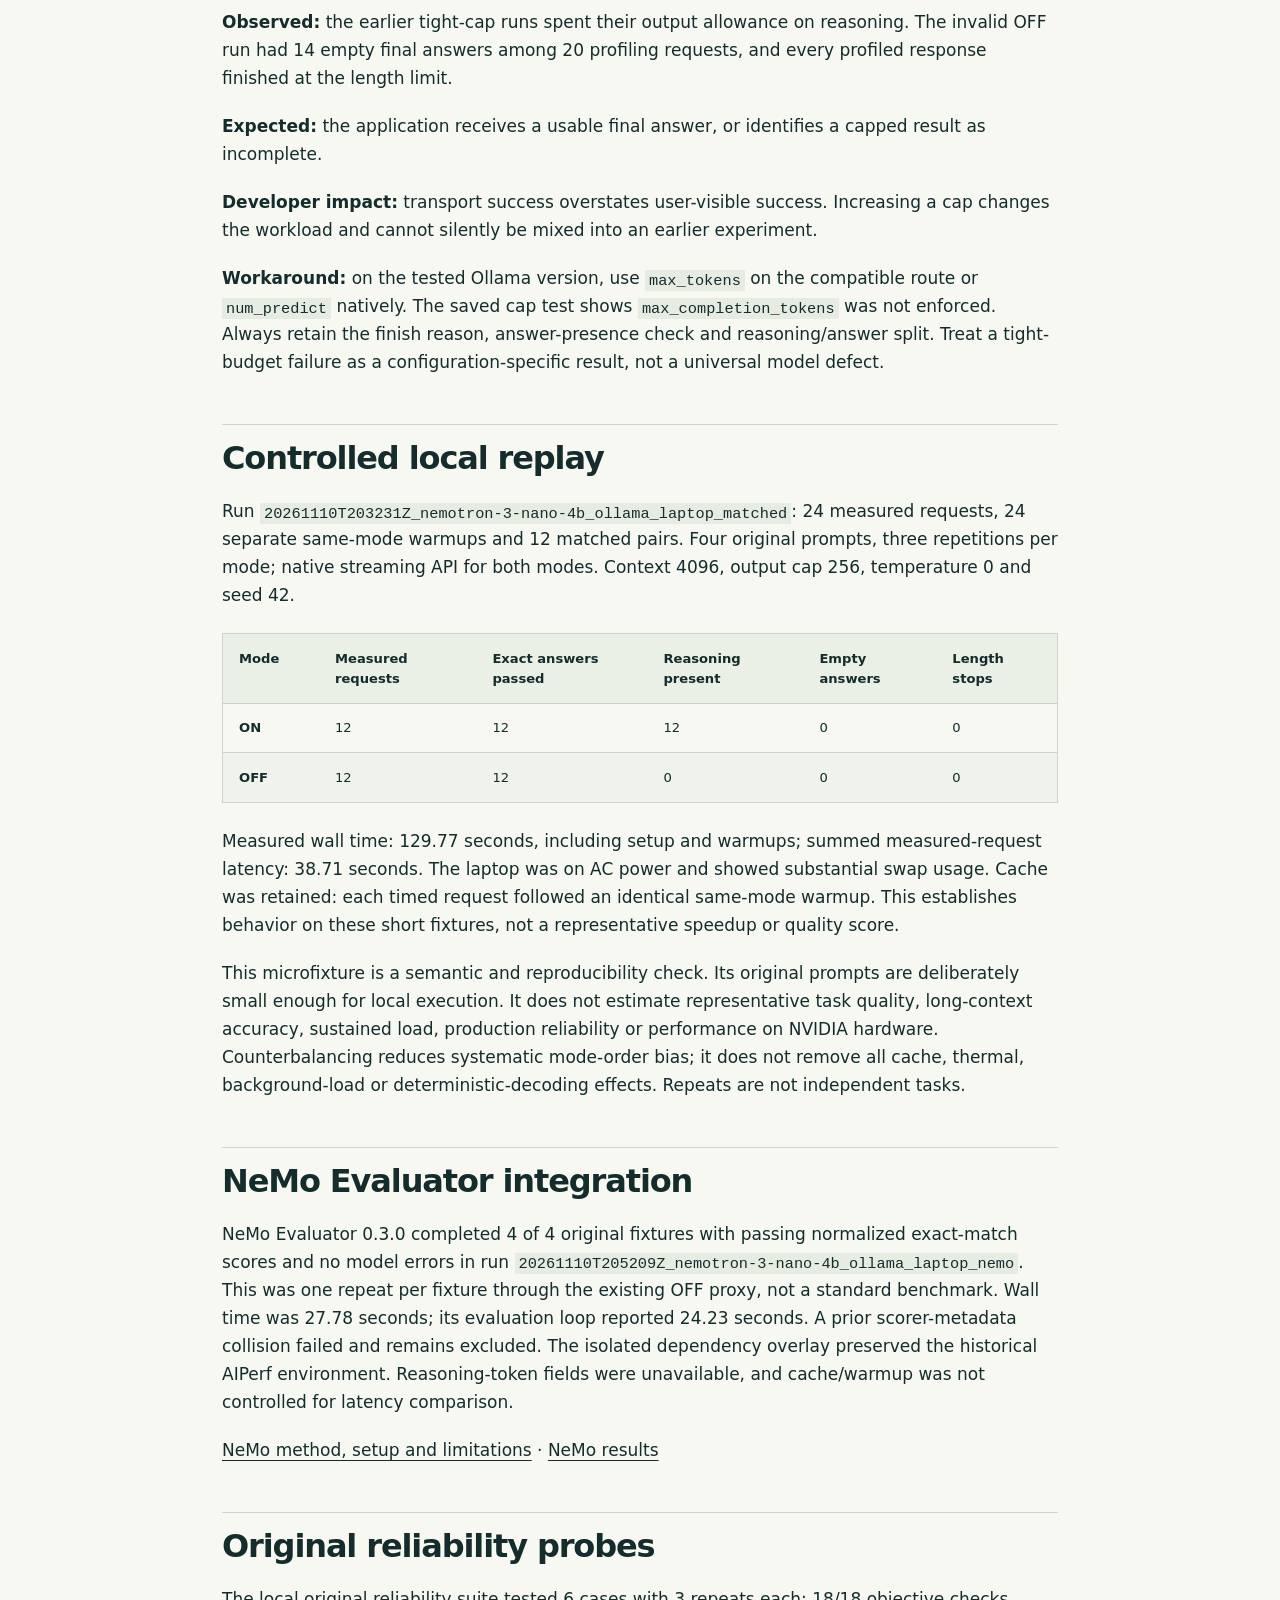
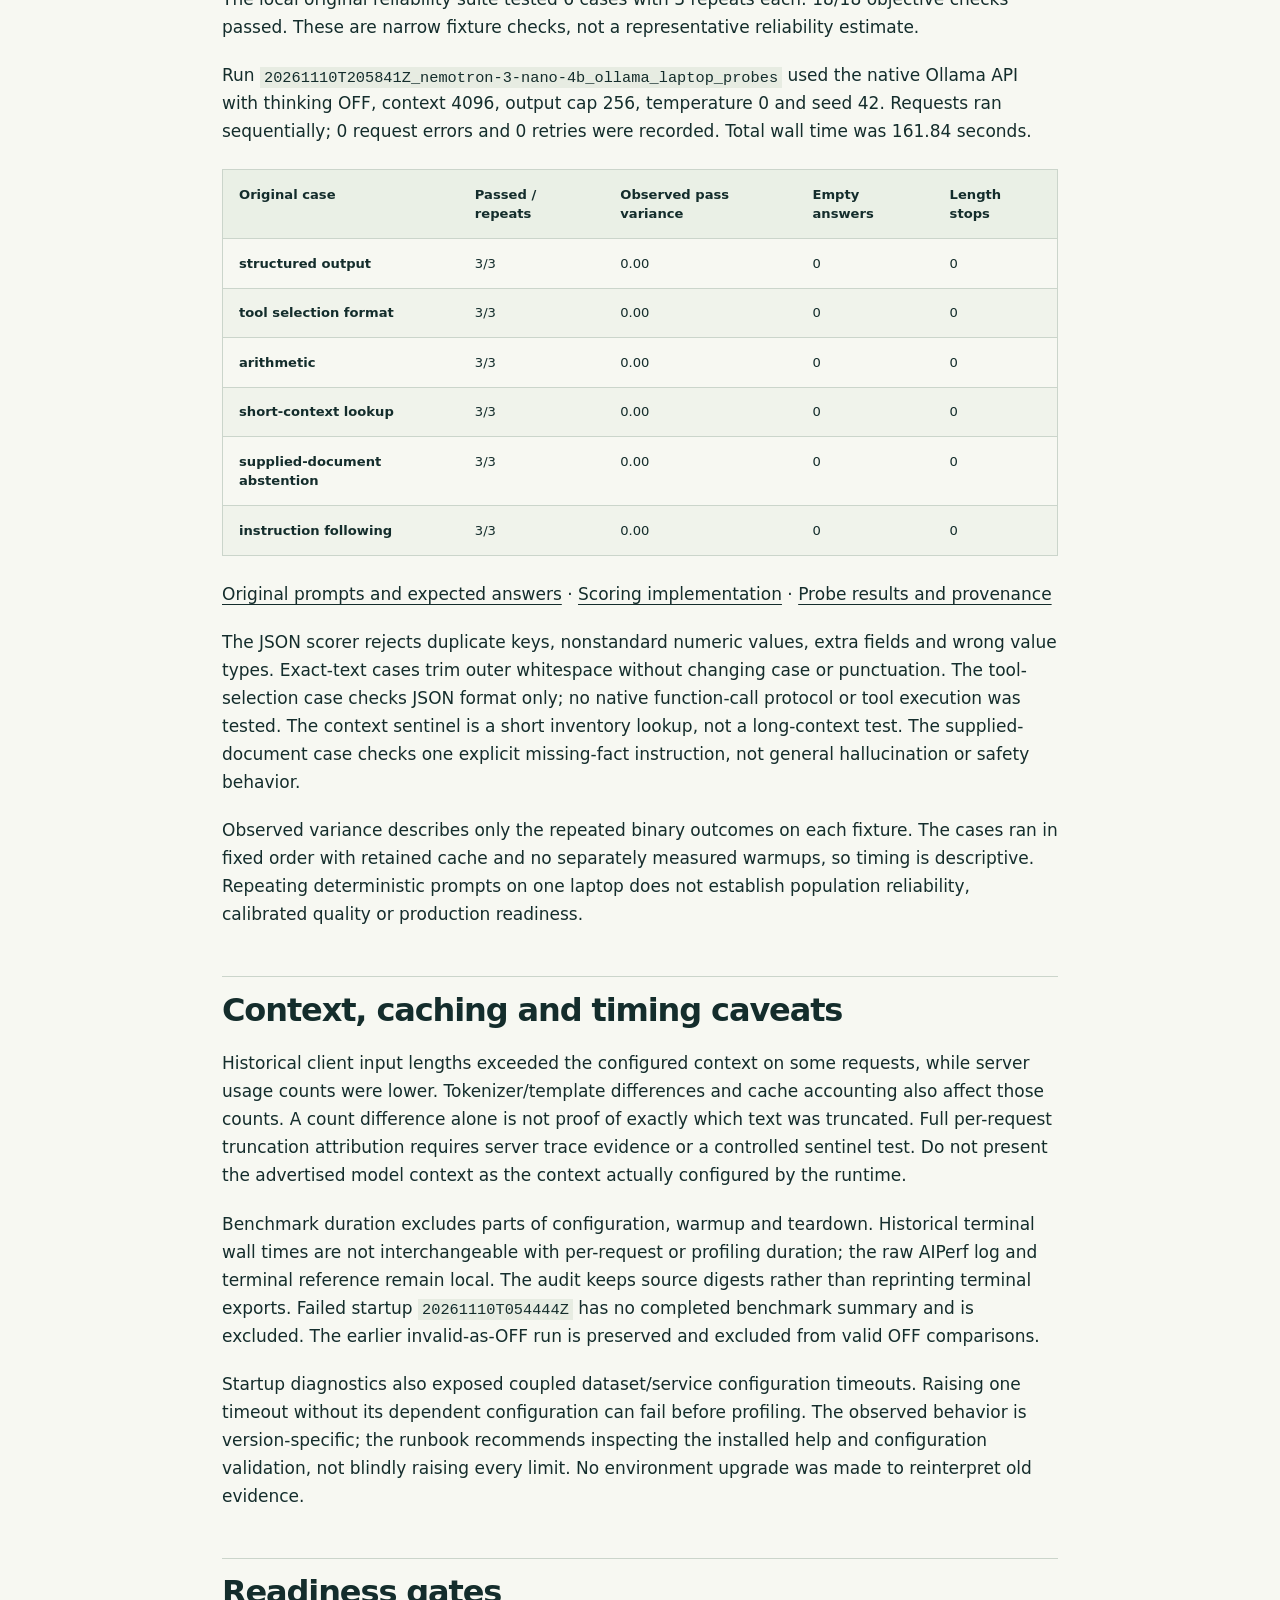
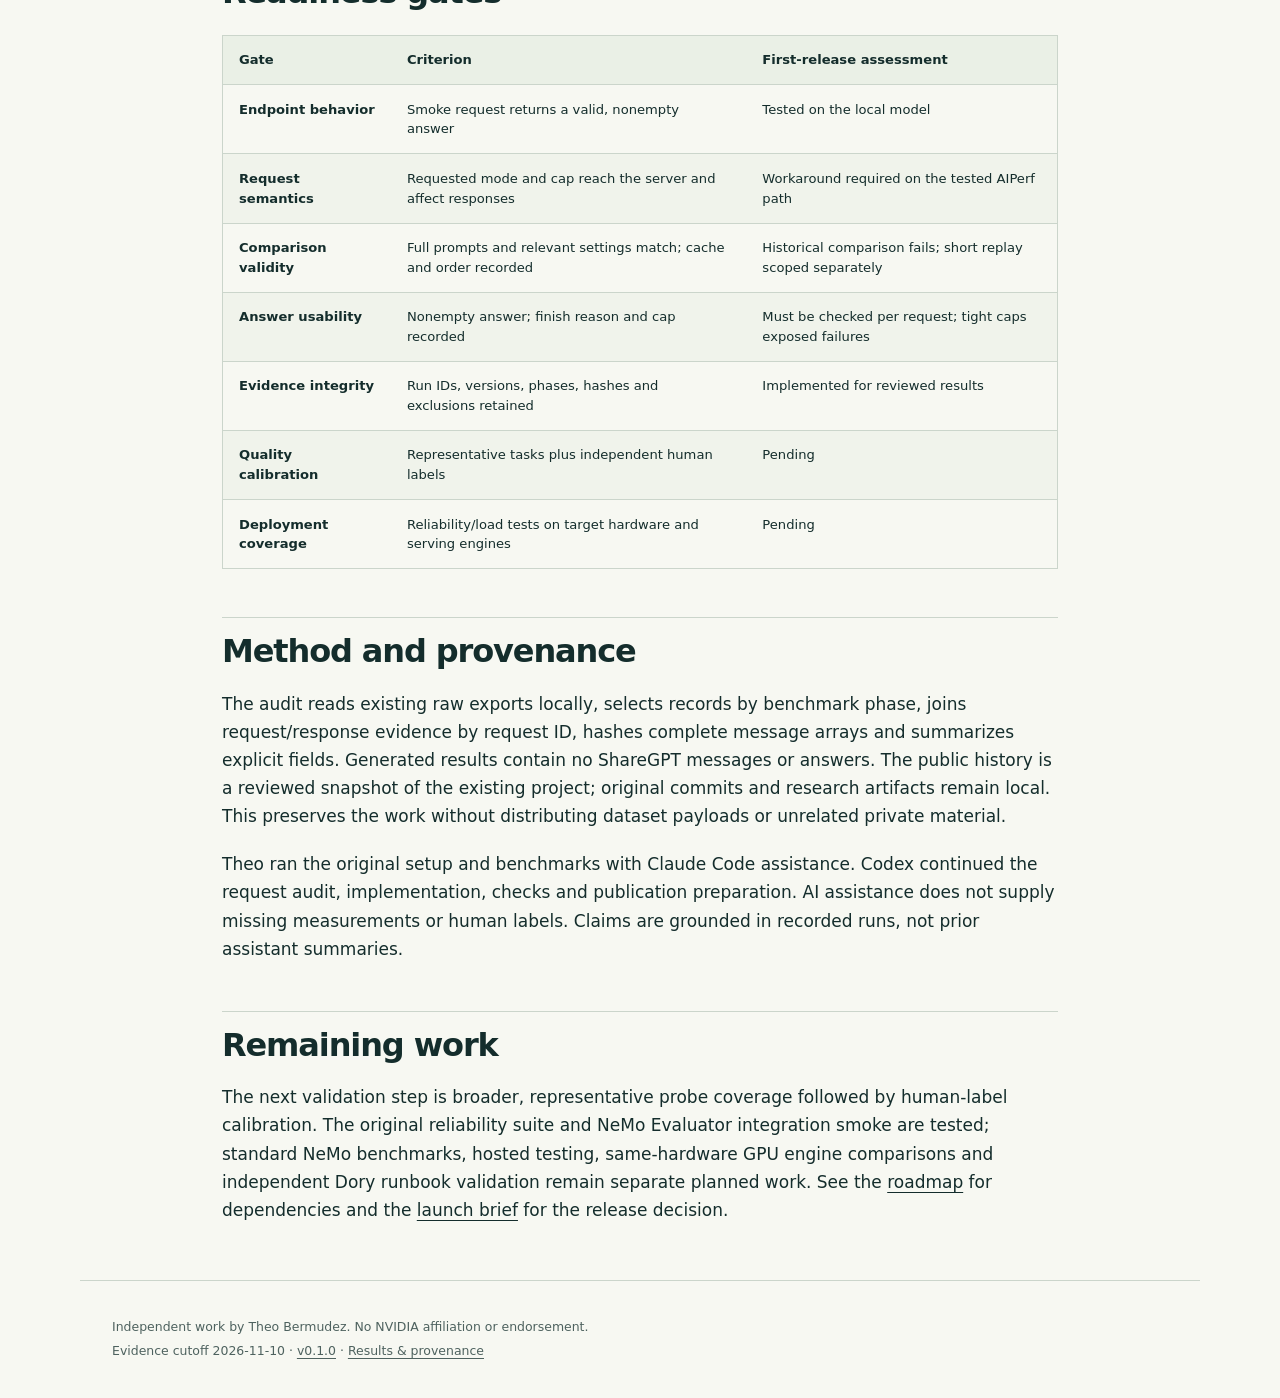
<file: docs/report.html>
<!doctype html>
<html lang="en"><head><meta charset="utf-8"><meta name="viewport" content="width=device-width,initial-scale=1">
<title>Full report · Open Model Readiness</title><meta name="description" content="Request semantics, benchmark validity and practical readiness gates for a local open-model workflow.">
<meta property="og:title" content="Full report · Open Model Readiness"><meta property="og:description" content="Request semantics, benchmark validity and practical readiness gates for a local open-model workflow."><meta property="og:type" content="website"><meta property="og:image" content="https://theo-bermudez.github.io/open-model-readiness/assets/social.svg">
<link rel="icon" href="assets/icon.svg" type="image/svg+xml"><link rel="stylesheet" href="assets/style.css"></head>
<body><a class="skip" href="#main">Skip to content</a><header><a class="brand" href="./">OMR<span>Open Model Readiness</span></a><nav aria-label="Main navigation"><a href="./#findings">Findings</a><a href="report.html">Full report</a><a href="reproduce.html">Reproduce</a><a href="https://github.com/theo-bermudez/open-model-readiness">Code ↗</a></nav></header>
<main id="main" class="document"><h1 id="a-successful-request-is-only-the-first-readiness-gate">A successful request is only the first readiness gate</h1>
<p>Independent Open Model Readiness case study · Theo Bermudez · v0.1.0 · Evidence cutoff 2026-11-10.</p>
<p><a href="https://theo-bermudez.github.io/open-model-readiness/">Overview</a> · <a href="https://github.com/theo-bermudez/open-model-readiness">Code</a> · <a href="https://theo-bermudez.github.io/open-model-readiness/reproduce.html">Reproduce</a> · <a href="results/m4.json">Machine-readable evidence</a></p>
<h2 id="decision-in-one-minute">Decision in one minute</h2>
<p>Nemotron-3-Nano-4B can support a small, instrumented local demonstration on this laptop. The integration needs explicit checks for reasoning mode, output limits and answer presence. A benchmark success count alone did not establish that the requested experiment ran. These observations justify workflow fixes; they do not validate production deployment, compare GPU engines or establish broad model quality.</p>
<h2 id="tested-coverage">Tested coverage</h2>
<div class="table-scroll" tabindex="0" role="region" aria-label="Scrollable evidence table"><table><thead><tr><th scope="col">Model</th><th scope="col">Runtime / precision</th><th scope="col">Hardware</th><th scope="col">Coverage</th></tr></thead><tbody>
<tr><td>Nemotron-3-Nano-4B</td><td>Ollama 0.40.15 / Q4_K_M</td><td>Apple M2 · 8 GB</td><td>Tested: request semantics and small local workloads</td></tr>
<tr><td>Nemotron 3.5 Super VL</td><td>NVIDIA-hosted · text only planned</td><td>Undisclosed</td><td>Planned: endpoint access and budget required</td></tr>
<tr><td>Nemotron-3-Nano-4B</td><td>Ollama / vLLM / SGLang</td><td>Single T4 planned</td><td>Planned: GPU access required</td></tr>
<tr><td>Dory 1.0 4B</td><td>Runtime to be selected</td><td>Not run</td><td>Planned: independent runbook validation</td></tr>
</tbody></table></div>
<p>The historical local stack is AIPerf 0.13.0, Python 3.12.13, Homebrew Ollama 0.40.15, Q4_K_M weights, Apple M2 and 8 GB unified memory. The original service configuration declared flash attention and a q8_0 KV cache. That declaration is not independent proof of the effective runtime configuration. Historical notes record a default context of 4096; per-request context overrides were not captured. The runs used concurrency 1, temperature 1.0 and top_p 0.95. Exact generation settings and hashes are in the results file.</p>
<h2 id="finding-1-the-requested-reasoning-mode-changed">Finding 1: the requested reasoning mode changed</h2>
<p><strong>Observed:</strong> the installed AIPerf extra-input parser converts string <code>&quot;none&quot;</code> to Python <code>None</code>. The JSON request then carries null. The purported OFF run <code>20261110T040845Z_nemotron-3-nano-4b_ollama_laptop_aiperf</code> contains reasoning in every profiled response.</p>
<p><strong>Expected:</strong> a string-valued API option survives configuration parsing unchanged.</p>
<p><strong>Developer impact:</strong> the run succeeds but its mode label is false. A caller relying on HTTP errors or command-line text alone can compare the wrong conditions.</p>
<p><strong>Workaround:</strong> the existing loopback proxy injects <code>reasoning_effort: &quot;none&quot;</code> after AIPerf parsing. It only changes absent/null values on the chat-completions route; explicit non-null values remain intact. The native Ollama API also accepts <code>think: false</code>. The proxy is a local debugging workaround, not a production service.</p>
<p><strong>Evidence:</strong> parser reproduction, invalid-run response checks and source hashes in <a href="results/m4.json">results/m4.json</a>; <a href="https://github.com/theo-bermudez/open-model-readiness/blob/main/harness/reasoning_proxy.py">proxy implementation</a>. Upstream status is separately date-stamped in <a href="https://github.com/theo-bermudez/open-model-readiness/blob/main/results/upstream-verification.json">verification notes</a>.</p>
<h2 id="finding-2-identical-seed-different-complete-requests">Finding 2: identical seed, different complete requests</h2>
<p><strong>Observed:</strong> the successful ON/OFF runs selected the same conversation IDs and turn order. Later turns incorporated each run&#x27;s own generated answers, changing the full messages payload. Only 6 of 20 profiled payloads matched exactly.</p>
<p><strong>Expected for a controlled request-level comparison:</strong> the same complete messages, order, generation options and documented cache treatment in each condition.</p>
<p><strong>Developer impact:</strong> the mode affects both the current response and future input history. A conversation benchmark may intentionally measure that interaction, but it cannot be read as a fixed-input latency experiment.</p>
<p><strong>Correction:</strong> retain these runs as descriptive evidence. Hash the entire message array; freeze complete requests for replay; record whether previous answers are fixed or generated. The new short fixture uses identical original prompts and counterbalanced mode order. It is a separate experiment and does not repair the historical dataset comparison retroactively.</p>
<div class="table-scroll" tabindex="0" role="region" aria-label="Scrollable evidence table"><table><thead><tr><th scope="col">Historical observation — not a causal comparison</th><th scope="col">ON · direct</th><th scope="col">OFF · proxy</th></tr></thead><tbody>
<tr><td>Client input tokens (median)</td><td>2,617.00</td><td>1,244.50</td></tr>
<tr><td>Server input tokens (median)</td><td>2,197.50</td><td>1,510.00</td></tr>
<tr><td>First token (median, seconds)</td><td>12.73</td><td>5.02</td></tr>
<tr><td>First answer (median, seconds)</td><td>36.34</td><td>5.02</td></tr>
<tr><td>Request latency (median, seconds)</td><td>110.50</td><td>52.33</td></tr>
<tr><td>Profiled requests</td><td>20</td><td>20</td></tr>
<tr><td>Length-limit stops</td><td>3</td><td>0</td></tr>
</tbody></table></div>
<p>All timing values above are medians across profiling requests; three warmups per historical run are excluded using the recorded phase. First-token latency includes the first reasoning token where present. First-answer latency is the first non-reasoning output token. Neither is the total request duration. Client tokenizer counts and server usage counts are kept separate. High percentiles from such small samples would largely interpolate the slowest observations, so the public summary emphasizes counts, medians and ranges.</p>
<h2 id="finding-3-successful-transport-unusable-answer">Finding 3: successful transport, unusable answer</h2>
<p><strong>Observed:</strong> the earlier tight-cap runs spent their output allowance on reasoning. The invalid OFF run had 14 empty final answers among 20 profiling requests, and every profiled response finished at the length limit.</p>
<p><strong>Expected:</strong> the application receives a usable final answer, or identifies a capped result as incomplete.</p>
<p><strong>Developer impact:</strong> transport success overstates user-visible success. Increasing a cap changes the workload and cannot silently be mixed into an earlier experiment.</p>
<p><strong>Workaround:</strong> on the tested Ollama version, use <code>max_tokens</code> on the compatible route or <code>num_predict</code> natively. The saved cap test shows <code>max_completion_tokens</code> was not enforced. Always retain the finish reason, answer-presence check and reasoning/answer split. Treat a tight-budget failure as a configuration-specific result, not a universal model defect.</p>
<h2 id="controlled-local-replay">Controlled local replay</h2>
<p>Run <code>20261110T203231Z_nemotron-3-nano-4b_ollama_laptop_matched</code>: 24 measured requests, 24 separate same-mode warmups and 12 matched pairs. Four original prompts, three repetitions per mode; native streaming API for both modes. Context 4096, output cap 256, temperature 0 and seed 42.</p>
<div class="table-scroll" tabindex="0" role="region" aria-label="Scrollable evidence table"><table><thead><tr><th scope="col">Mode</th><th scope="col">Measured requests</th><th scope="col">Exact answers passed</th><th scope="col">Reasoning present</th><th scope="col">Empty answers</th><th scope="col">Length stops</th></tr></thead><tbody>
<tr><td>ON</td><td>12</td><td>12</td><td>12</td><td>0</td><td>0</td></tr>
<tr><td>OFF</td><td>12</td><td>12</td><td>0</td><td>0</td><td>0</td></tr>
</tbody></table></div>
<p>Measured wall time: 129.77 seconds, including setup and warmups; summed measured-request latency: 38.71 seconds. The laptop was on AC power and showed substantial swap usage. Cache was retained: each timed request followed an identical same-mode warmup. This establishes behavior on these short fixtures, not a representative speedup or quality score.</p>
<p>This microfixture is a semantic and reproducibility check. Its original prompts are deliberately small enough for local execution. It does not estimate representative task quality, long-context accuracy, sustained load, production reliability or performance on NVIDIA hardware. Counterbalancing reduces systematic mode-order bias; it does not remove all cache, thermal, background-load or deterministic-decoding effects. Repeats are not independent tasks.</p>
<h2 id="nemo-evaluator-integration">NeMo Evaluator integration</h2>
<p>NeMo Evaluator 0.3.0 completed 4 of 4 original fixtures with passing normalized exact-match scores and no model errors in run <code>20261110T205209Z_nemotron-3-nano-4b_ollama_laptop_nemo</code>. This was one repeat per fixture through the existing OFF proxy, not a standard benchmark. Wall time was 27.78 seconds; its evaluation loop reported 24.23 seconds. A prior scorer-metadata collision failed and remains excluded. The isolated dependency overlay preserved the historical AIPerf environment. Reasoning-token fields were unavailable, and cache/warmup was not controlled for latency comparison.</p>
<p><a href="https://github.com/theo-bermudez/open-model-readiness/blob/main/reports/nemo-feasibility.md">NeMo method, setup and limitations</a> · <a href="https://github.com/theo-bermudez/open-model-readiness/blob/main/results/nemo.json">NeMo results</a></p>
<h2 id="original-reliability-probes">Original reliability probes</h2>
<p>The local original reliability suite tested 6 cases with 3 repeats each: 18/18 objective checks passed. These are narrow fixture checks, not a representative reliability estimate.</p>
<p>Run <code>20261110T205841Z_nemotron-3-nano-4b_ollama_laptop_probes</code> used the native Ollama API with thinking OFF, context 4096, output cap 256, temperature 0 and seed 42. Requests ran sequentially; 0 request errors and 0 retries were recorded. Total wall time was 161.84 seconds.</p>
<div class="table-scroll" tabindex="0" role="region" aria-label="Scrollable evidence table"><table><thead><tr><th scope="col">Original case</th><th scope="col">Passed / repeats</th><th scope="col">Observed pass variance</th><th scope="col">Empty answers</th><th scope="col">Length stops</th></tr></thead><tbody>
<tr><td>structured output</td><td>3/3</td><td>0.00</td><td>0</td><td>0</td></tr>
<tr><td>tool selection format</td><td>3/3</td><td>0.00</td><td>0</td><td>0</td></tr>
<tr><td>arithmetic</td><td>3/3</td><td>0.00</td><td>0</td><td>0</td></tr>
<tr><td>short-context lookup</td><td>3/3</td><td>0.00</td><td>0</td><td>0</td></tr>
<tr><td>supplied-document abstention</td><td>3/3</td><td>0.00</td><td>0</td><td>0</td></tr>
<tr><td>instruction following</td><td>3/3</td><td>0.00</td><td>0</td><td>0</td></tr>
</tbody></table></div>
<p><a href="https://github.com/theo-bermudez/open-model-readiness/blob/main/probes.jsonl">Original prompts and expected answers</a> · <a href="https://github.com/theo-bermudez/open-model-readiness/blob/main/harness/probes.py">Scoring implementation</a> · <a href="results/probes.json">Probe results and provenance</a></p>
<p>The JSON scorer rejects duplicate keys, nonstandard numeric values, extra fields and wrong value types. Exact-text cases trim outer whitespace without changing case or punctuation. The tool-selection case checks JSON format only; no native function-call protocol or tool execution was tested. The context sentinel is a short inventory lookup, not a long-context test. The supplied-document case checks one explicit missing-fact instruction, not general hallucination or safety behavior.</p>
<p>Observed variance describes only the repeated binary outcomes on each fixture. The cases ran in fixed order with retained cache and no separately measured warmups, so timing is descriptive. Repeating deterministic prompts on one laptop does not establish population reliability, calibrated quality or production readiness.</p>
<h2 id="context-caching-and-timing-caveats">Context, caching and timing caveats</h2>
<p>Historical client input lengths exceeded the configured context on some requests, while server usage counts were lower. Tokenizer/template differences and cache accounting also affect those counts. A count difference alone is not proof of exactly which text was truncated. Full per-request truncation attribution requires server trace evidence or a controlled sentinel test. Do not present the advertised model context as the context actually configured by the runtime.</p>
<p>Benchmark duration excludes parts of configuration, warmup and teardown. Historical terminal wall times are not interchangeable with per-request or profiling duration; the raw AIPerf log and terminal reference remain local. The audit keeps source digests rather than reprinting terminal exports. Failed startup <code>20261110T054444Z</code> has no completed benchmark summary and is excluded. The earlier invalid-as-OFF run is preserved and excluded from valid OFF comparisons.</p>
<p>Startup diagnostics also exposed coupled dataset/service configuration timeouts. Raising one timeout without its dependent configuration can fail before profiling. The observed behavior is version-specific; the runbook recommends inspecting the installed help and configuration validation, not blindly raising every limit. No environment upgrade was made to reinterpret old evidence.</p>
<h2 id="readiness-gates">Readiness gates</h2>
<div class="table-scroll" tabindex="0" role="region" aria-label="Scrollable evidence table"><table><thead><tr><th scope="col">Gate</th><th scope="col">Criterion</th><th scope="col">First-release assessment</th></tr></thead><tbody>
<tr><td>Endpoint behavior</td><td>Smoke request returns a valid, nonempty answer</td><td>Tested on the local model</td></tr>
<tr><td>Request semantics</td><td>Requested mode and cap reach the server and affect responses</td><td>Workaround required on the tested AIPerf path</td></tr>
<tr><td>Comparison validity</td><td>Full prompts and relevant settings match; cache and order recorded</td><td>Historical comparison fails; short replay scoped separately</td></tr>
<tr><td>Answer usability</td><td>Nonempty answer; finish reason and cap recorded</td><td>Must be checked per request; tight caps exposed failures</td></tr>
<tr><td>Evidence integrity</td><td>Run IDs, versions, phases, hashes and exclusions retained</td><td>Implemented for reviewed results</td></tr>
<tr><td>Quality calibration</td><td>Representative tasks plus independent human labels</td><td>Pending</td></tr>
<tr><td>Deployment coverage</td><td>Reliability/load tests on target hardware and serving engines</td><td>Pending</td></tr>
</tbody></table></div>
<h2 id="method-and-provenance">Method and provenance</h2>
<p>The audit reads existing raw exports locally, selects records by benchmark phase, joins request/response evidence by request ID, hashes complete message arrays and summarizes explicit fields. Generated results contain no ShareGPT messages or answers. The public history is a reviewed snapshot of the existing project; original commits and research artifacts remain local. This preserves the work without distributing dataset payloads or unrelated private material.</p>
<p>Theo ran the original setup and benchmarks with Claude Code assistance. Codex continued the request audit, implementation, checks and publication preparation. AI assistance does not supply missing measurements or human labels. Claims are grounded in recorded runs, not prior assistant summaries.</p>
<h2 id="remaining-work">Remaining work</h2>
<p>The next validation step is broader, representative probe coverage followed by human-label calibration. The original reliability suite and NeMo Evaluator integration smoke are tested; standard NeMo benchmarks, hosted testing, same-hardware GPU engine comparisons and independent Dory runbook validation remain separate planned work. See the <a href="https://github.com/theo-bermudez/open-model-readiness/blob/main/ROADMAP.md">roadmap</a> for dependencies and the <a href="https://github.com/theo-bermudez/open-model-readiness/blob/main/briefs/local-readiness.md">launch brief</a> for the release decision.</p></main><footer><p>Independent work by Theo Bermudez. No NVIDIA affiliation or endorsement.</p><p>Evidence cutoff 2026-11-10 · <a href="https://github.com/theo-bermudez/open-model-readiness/tree/v0.1.0">v0.1.0</a> · <a href="results/m4.json">Results & provenance</a></p></footer></body></html>
</file>
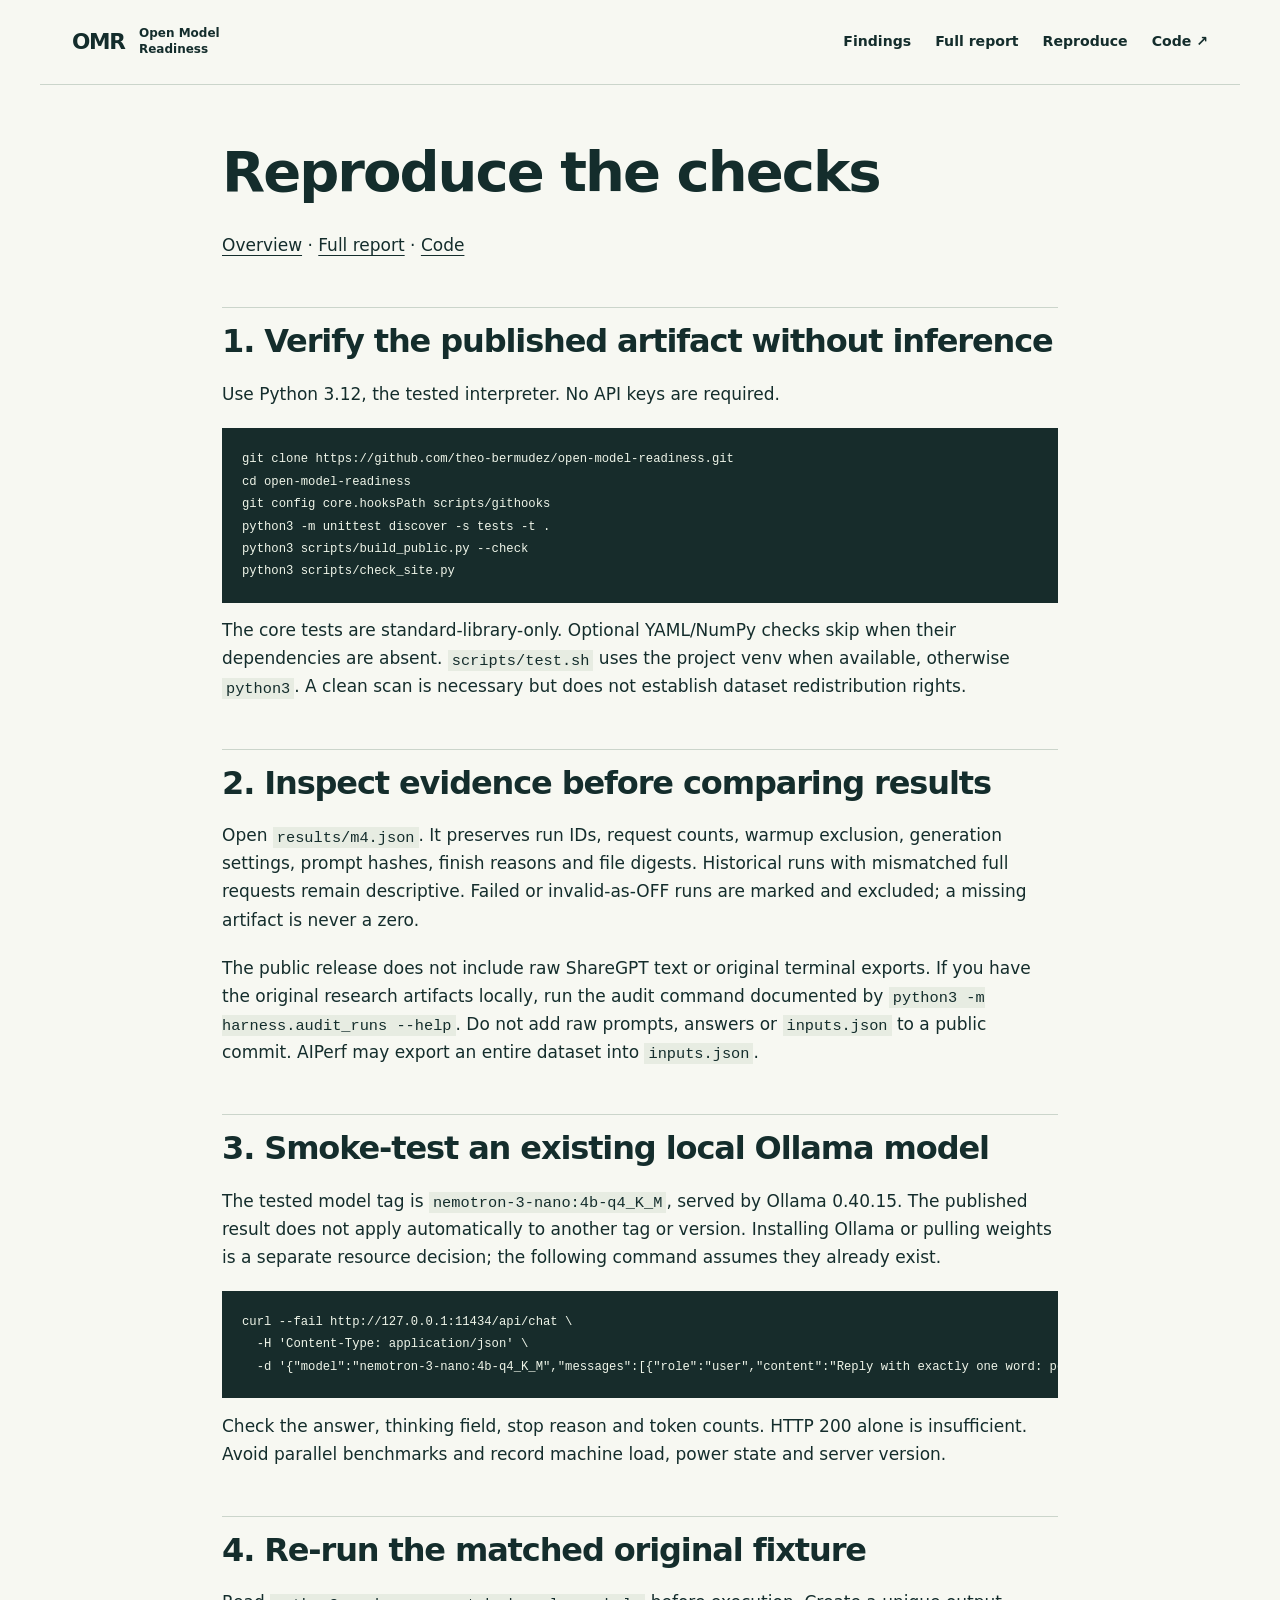
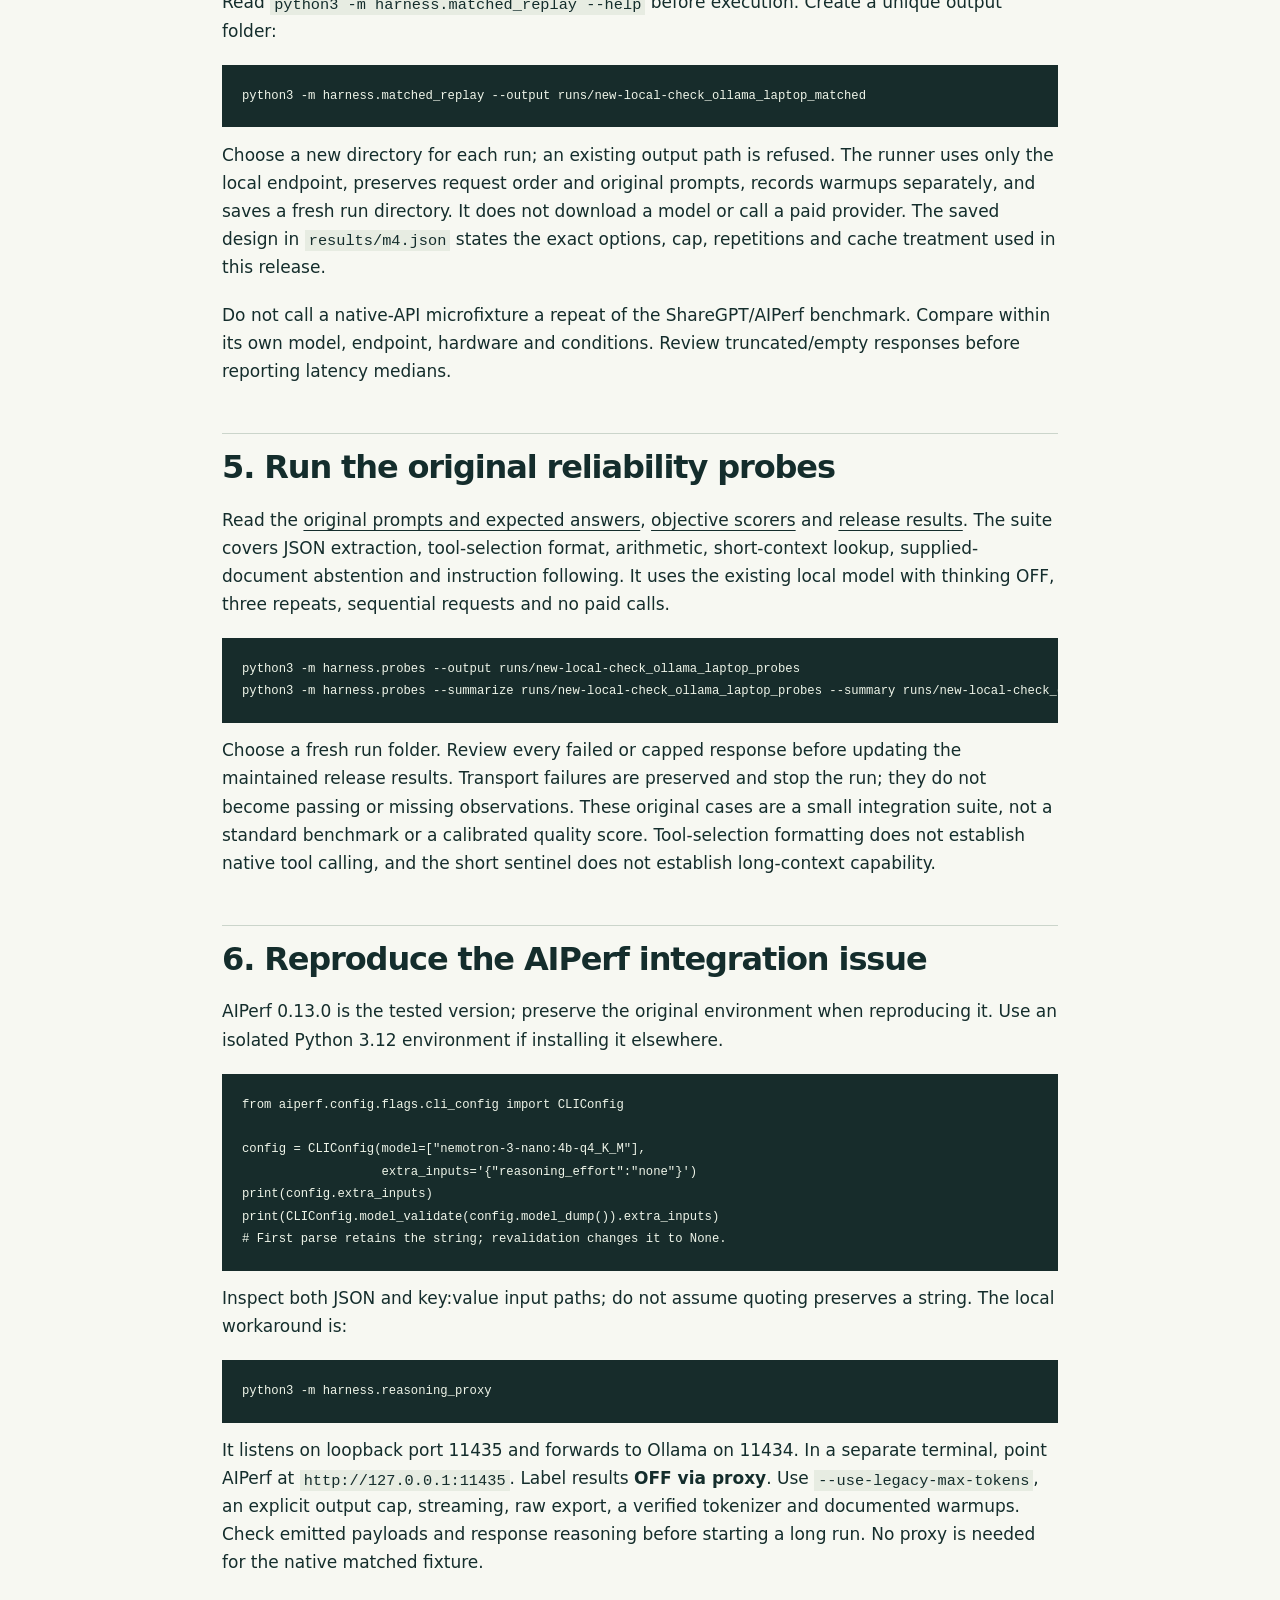
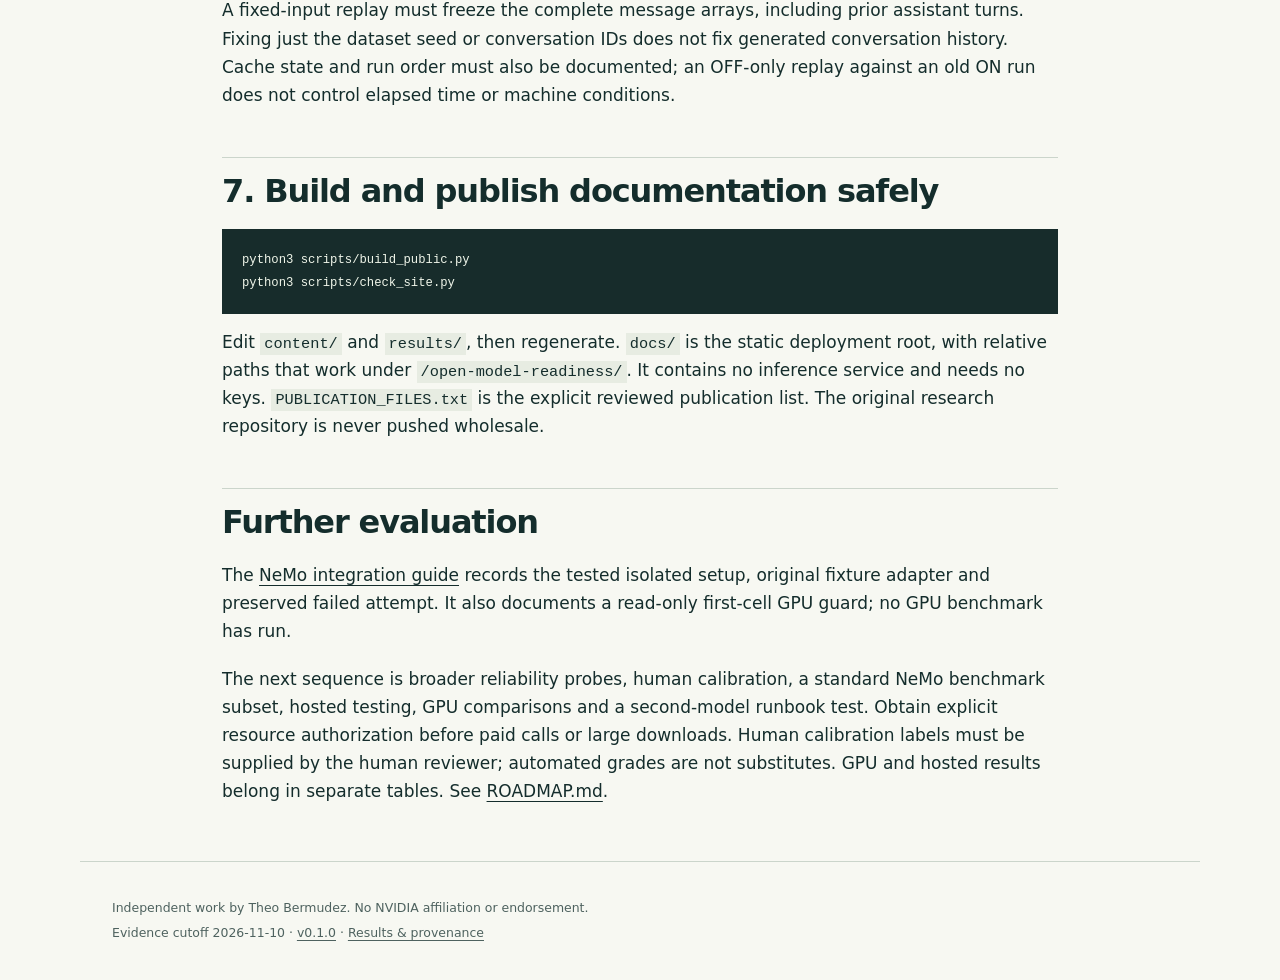
<file: docs/reproduce.html>
<!doctype html>
<html lang="en"><head><meta charset="utf-8"><meta name="viewport" content="width=device-width,initial-scale=1">
<title>Reproduce · Open Model Readiness</title><meta name="description" content="Request semantics, benchmark validity and practical readiness gates for a local open-model workflow.">
<meta property="og:title" content="Reproduce · Open Model Readiness"><meta property="og:description" content="Request semantics, benchmark validity and practical readiness gates for a local open-model workflow."><meta property="og:type" content="website"><meta property="og:image" content="https://theo-bermudez.github.io/open-model-readiness/assets/social.svg">
<link rel="icon" href="assets/icon.svg" type="image/svg+xml"><link rel="stylesheet" href="assets/style.css"></head>
<body><a class="skip" href="#main">Skip to content</a><header><a class="brand" href="./">OMR<span>Open Model Readiness</span></a><nav aria-label="Main navigation"><a href="./#findings">Findings</a><a href="report.html">Full report</a><a href="reproduce.html">Reproduce</a><a href="https://github.com/theo-bermudez/open-model-readiness">Code ↗</a></nav></header>
<main id="main" class="document"><h1 id="reproduce-the-checks">Reproduce the checks</h1>
<p><a href="https://theo-bermudez.github.io/open-model-readiness/">Overview</a> · <a href="https://theo-bermudez.github.io/open-model-readiness/report.html">Full report</a> · <a href="https://github.com/theo-bermudez/open-model-readiness">Code</a></p>
<h2 id="1-verify-the-published-artifact-without-inference">1. Verify the published artifact without inference</h2>
<p>Use Python 3.12, the tested interpreter. No API keys are required.</p>
<pre><code>git clone https://github.com/theo-bermudez/open-model-readiness.git
cd open-model-readiness
git config core.hooksPath scripts/githooks
python3 -m unittest discover -s tests -t .
python3 scripts/build_public.py --check
python3 scripts/check_site.py</code></pre>
<p>The core tests are standard-library-only. Optional YAML/NumPy checks skip when their dependencies are absent. <code>scripts/test.sh</code> uses the project venv when available, otherwise <code>python3</code>. A clean scan is necessary but does not establish dataset redistribution rights.</p>
<h2 id="2-inspect-evidence-before-comparing-results">2. Inspect evidence before comparing results</h2>
<p>Open <code>results/m4.json</code>. It preserves run IDs, request counts, warmup exclusion, generation settings, prompt hashes, finish reasons and file digests. Historical runs with mismatched full requests remain descriptive. Failed or invalid-as-OFF runs are marked and excluded; a missing artifact is never a zero.</p>
<p>The public release does not include raw ShareGPT text or original terminal exports. If you have the original research artifacts locally, run the audit command documented by <code>python3 -m harness.audit_runs --help</code>. Do not add raw prompts, answers or <code>inputs.json</code> to a public commit. AIPerf may export an entire dataset into <code>inputs.json</code>.</p>
<h2 id="3-smoke-test-an-existing-local-ollama-model">3. Smoke-test an existing local Ollama model</h2>
<p>The tested model tag is <code>nemotron-3-nano:4b-q4_K_M</code>, served by Ollama 0.40.15. The published result does not apply automatically to another tag or version. Installing Ollama or pulling weights is a separate resource decision; the following command assumes they already exist.</p>
<pre><code>curl --fail http://127.0.0.1:11434/api/chat \
  -H &#x27;Content-Type: application/json&#x27; \
  -d &#x27;{&quot;model&quot;:&quot;nemotron-3-nano:4b-q4_K_M&quot;,&quot;messages&quot;:[{&quot;role&quot;:&quot;user&quot;,&quot;content&quot;:&quot;Reply with exactly one word: pong&quot;}],&quot;think&quot;:false,&quot;stream&quot;:false,&quot;options&quot;:{&quot;temperature&quot;:0,&quot;num_ctx&quot;:4096,&quot;num_predict&quot;:64}}&#x27;</code></pre>
<p>Check the answer, thinking field, stop reason and token counts. HTTP 200 alone is insufficient. Avoid parallel benchmarks and record machine load, power state and server version.</p>
<h2 id="4-re-run-the-matched-original-fixture">4. Re-run the matched original fixture</h2>
<p>Read <code>python3 -m harness.matched_replay --help</code> before execution. Create a unique output folder:</p>
<pre><code>python3 -m harness.matched_replay --output runs/new-local-check_ollama_laptop_matched</code></pre>
<p>Choose a new directory for each run; an existing output path is refused. The runner uses only the local endpoint, preserves request order and original prompts, records warmups separately, and saves a fresh run directory. It does not download a model or call a paid provider. The saved design in <code>results/m4.json</code> states the exact options, cap, repetitions and cache treatment used in this release.</p>
<p>Do not call a native-API microfixture a repeat of the ShareGPT/AIPerf benchmark. Compare within its own model, endpoint, hardware and conditions. Review truncated/empty responses before reporting latency medians.</p>
<h2 id="5-run-the-original-reliability-probes">5. Run the original reliability probes</h2>
<p>Read the <a href="https://github.com/theo-bermudez/open-model-readiness/blob/main/probes.jsonl">original prompts and expected answers</a>, <a href="https://github.com/theo-bermudez/open-model-readiness/blob/main/harness/probes.py">objective scorers</a> and <a href="https://github.com/theo-bermudez/open-model-readiness/blob/main/results/probes.json">release results</a>. The suite covers JSON extraction, tool-selection format, arithmetic, short-context lookup, supplied-document abstention and instruction following. It uses the existing local model with thinking OFF, three repeats, sequential requests and no paid calls.</p>
<pre><code>python3 -m harness.probes --output runs/new-local-check_ollama_laptop_probes
python3 -m harness.probes --summarize runs/new-local-check_ollama_laptop_probes --summary runs/new-local-check_ollama_laptop_probes/summary.json</code></pre>
<p>Choose a fresh run folder. Review every failed or capped response before updating the maintained release results. Transport failures are preserved and stop the run; they do not become passing or missing observations. These original cases are a small integration suite, not a standard benchmark or a calibrated quality score. Tool-selection formatting does not establish native tool calling, and the short sentinel does not establish long-context capability.</p>
<h2 id="6-reproduce-the-aiperf-integration-issue">6. Reproduce the AIPerf integration issue</h2>
<p>AIPerf 0.13.0 is the tested version; preserve the original environment when reproducing it. Use an isolated Python 3.12 environment if installing it elsewhere.</p>
<pre><code>from aiperf.config.flags.cli_config import CLIConfig

config = CLIConfig(model=[&quot;nemotron-3-nano:4b-q4_K_M&quot;],
                   extra_inputs=&#x27;{&quot;reasoning_effort&quot;:&quot;none&quot;}&#x27;)
print(config.extra_inputs)
print(CLIConfig.model_validate(config.model_dump()).extra_inputs)
# First parse retains the string; revalidation changes it to None.</code></pre>
<p>Inspect both JSON and key:value input paths; do not assume quoting preserves a string. The local workaround is:</p>
<pre><code>python3 -m harness.reasoning_proxy</code></pre>
<p>It listens on loopback port 11435 and forwards to Ollama on 11434. In a separate terminal, point AIPerf at <code>http://127.0.0.1:11435</code>. Label results <strong>OFF via proxy</strong>. Use <code>--use-legacy-max-tokens</code>, an explicit output cap, streaming, raw export, a verified tokenizer and documented warmups. Check emitted payloads and response reasoning before starting a long run. No proxy is needed for the native matched fixture.</p>
<p>A fixed-input replay must freeze the complete message arrays, including prior assistant turns. Fixing just the dataset seed or conversation IDs does not fix generated conversation history. Cache state and run order must also be documented; an OFF-only replay against an old ON run does not control elapsed time or machine conditions.</p>
<h2 id="7-build-and-publish-documentation-safely">7. Build and publish documentation safely</h2>
<pre><code>python3 scripts/build_public.py
python3 scripts/check_site.py</code></pre>
<p>Edit <code>content/</code> and <code>results/</code>, then regenerate. <code>docs/</code> is the static deployment root, with relative paths that work under <code>/open-model-readiness/</code>. It contains no inference service and needs no keys. <code>PUBLICATION_FILES.txt</code> is the explicit reviewed publication list. The original research repository is never pushed wholesale.</p>
<h2 id="further-evaluation">Further evaluation</h2>
<p>The <a href="https://github.com/theo-bermudez/open-model-readiness/blob/main/reports/nemo-feasibility.md">NeMo integration guide</a> records the tested isolated setup, original fixture adapter and preserved failed attempt. It also documents a read-only first-cell GPU guard; no GPU benchmark has run.</p>
<p>The next sequence is broader reliability probes, human calibration, a standard NeMo benchmark subset, hosted testing, GPU comparisons and a second-model runbook test. Obtain explicit resource authorization before paid calls or large downloads. Human calibration labels must be supplied by the human reviewer; automated grades are not substitutes. GPU and hosted results belong in separate tables. See <a href="https://github.com/theo-bermudez/open-model-readiness/blob/main/ROADMAP.md">ROADMAP.md</a>.</p></main><footer><p>Independent work by Theo Bermudez. No NVIDIA affiliation or endorsement.</p><p>Evidence cutoff 2026-11-10 · <a href="https://github.com/theo-bermudez/open-model-readiness/tree/v0.1.0">v0.1.0</a> · <a href="results/m4.json">Results & provenance</a></p></footer></body></html>
</file>
<file: docs/assets/style.css>
:root{--ink:#142d2c;--muted:#4e625f;--paper:#f7f8f2;--line:#cbd5cb;--accent:#d9ed82;--panel:#eaf0e6;--warning:#714719}*{box-sizing:border-box}html{scroll-behavior:smooth;scroll-padding-top:6rem}body{margin:0;background:var(--paper);color:var(--ink);font:17px/1.65 system-ui,-apple-system,BlinkMacSystemFont,"Segoe UI",sans-serif}a{color:inherit;text-underline-offset:.22em;text-decoration-thickness:1px}a:hover{color:#46661c}a:focus-visible,button:focus-visible,[tabindex]:focus-visible{outline:3px solid #41680e;outline-offset:5px}header{max-width:1200px;margin:auto;display:flex;align-items:center;justify-content:space-between;gap:2rem;padding:1.5rem 2rem;border-bottom:1px solid var(--line)}.brand{font-size:1.35rem;font-weight:800;text-decoration:none;letter-spacing:-.06em;display:flex;align-items:center;gap:.9rem}.brand span{font-size:.75rem;font-weight:600;letter-spacing:0;max-width:6rem;line-height:1.3}nav{display:flex;gap:1.5rem;font-size:.88rem;font-weight:600}nav a{text-decoration:none}.skip{position:absolute;left:1rem;top:-10rem;padding:.5rem;background:var(--ink);color:white;z-index:10}.skip:focus{top:1rem}main.home{max-width:1120px;margin:auto;padding:0 2rem}h1,h2,h3{line-height:1.12;letter-spacing:-.035em;font-weight:650}h1{font-size:clamp(2.6rem,5.8vw,4.75rem);margin:1.5rem 0 1.75rem;max-width:1000px}h2{font-size:clamp(1.9rem,3.3vw,2.75rem);margin:.7rem 0 1.25rem}h3{font-size:1.6rem;margin:.5rem 0 1rem}p{margin:0 0 1.25rem}.eyebrow,.tag{font-size:.7rem;font-weight:750;letter-spacing:.13em;text-transform:uppercase}.eyebrow{color:var(--muted)}.hero{padding:5rem 0 3.5rem}.lede{font-size:1.25rem;line-height:1.6;max-width:780px;color:var(--muted)}.actions{display:flex;align-items:center;gap:2rem;margin:2rem 0}.button{display:inline-flex;gap:2rem;background:var(--ink);color:#fff;padding:.8rem 1.1rem;text-decoration:none;font-weight:600}.button:hover{background:#284744;color:#fff}.scope{font-size:.9rem;padding-top:1.5rem;border-top:1px solid var(--line);color:var(--muted)}.scope span{font-size:.65rem;background:var(--accent);color:var(--ink);padding:.25rem .5rem;font-weight:800;margin-right:.6rem}.scope small{display:block;margin-top:.5rem}.verdict{padding:2.5rem!important;background:var(--panel);border-left:4px solid var(--ink)}.verdict p:last-child{max-width:800px;margin-bottom:0}section{padding:3.5rem 0}.section-title{margin-bottom:2rem}.finding{display:grid;grid-template-columns:4rem 1fr;gap:1rem;padding:2rem 0;border-top:1px solid var(--line)}.finding p{max-width:850px}.number{font:1.8rem/1.4 ui-monospace,monospace;color:var(--muted)}.tag{color:var(--muted);margin-bottom:1rem}.flow-section{border-top:1px solid var(--line);border-bottom:1px solid var(--line)}.flow{display:flex;align-items:center;gap:1.5rem;margin:2rem 0}.flow>div{flex:1;background:var(--panel);border:1px solid var(--line);padding:1.5rem;min-width:0}.flow .fault{border-color:#a8793f;background:#f1e5d2}.flow small,.flow span{display:block}.flow small{font-size:.65rem;font-weight:700;letter-spacing:.1em}.flow code{display:block;font-size:1.6rem;background:none;padding:1rem 0}.flow span{font-size:.83rem}.caption{font-size:.85rem;color:var(--muted)}code{font: .9em ui-monospace,SFMono-Regular,Menlo,monospace;background:#e7ece2;padding:.1rem .25rem;overflow-wrap:anywhere}pre{padding:1.25rem;background:#172c2b;color:#eff5e9;overflow:auto;font-size:.85rem;line-height:1.65}pre code{color:inherit;background:none;padding:0;overflow-wrap:normal}.table-scroll{overflow:auto;max-width:100%;margin:1.5rem 0;border:1px solid var(--line)}table{border-collapse:collapse;width:100%;font-size:.86rem;line-height:1.5}th,td{text-align:left;vertical-align:top;padding:.9rem 1rem;border-bottom:1px solid var(--line);min-width:6rem}th{background:var(--panel);font-weight:700}tr:last-child td{border:0}td:first-child{font-weight:600}tbody tr:nth-child(even){background:#f0f3eb}.closing{display:grid;grid-template-columns:1fr 1fr;gap:3rem;border-top:1px solid var(--line)}.reading{display:flex;flex-direction:column;justify-content:center}.reading a{padding:1rem 0;border-bottom:1px solid var(--line);text-decoration:none;display:flex;justify-content:space-between;font-weight:600}footer{max-width:1120px;margin:1rem auto 0;padding:2rem;border-top:1px solid var(--line);color:var(--muted);font-size:.78rem}footer p{margin:.25rem 0}.document{max-width:900px;margin:3.5rem auto;padding:0 2rem}.document h1{font-size:clamp(2.4rem,5vw,3.5rem)}.document h2{font-size:2rem;margin-top:3rem;padding-top:1rem;border-top:1px solid var(--line)}.document h3{font-size:1.4rem;margin-top:2rem}.document ul,.document ol{padding-left:1.4rem}.document li{padding-left:.3rem;margin:.6rem 0}.document p{overflow-wrap:anywhere}.document table{font-size:.82rem}@media(max-width:700px){header{padding:1rem;align-items:flex-start;gap:1rem;flex-direction:column}nav{width:100%;justify-content:space-between;gap:.5rem;font-size:.8rem}.brand span{max-width:none}.home,main.home{padding:0 1.1rem}.hero{padding-top:3rem}.actions{align-items:flex-start;gap:1rem;flex-direction:column}.verdict{padding:1.5rem!important}.finding{grid-template-columns:2rem 1fr;gap:.75rem}.number{font-size:1.2rem}.flow{flex-direction:column;gap:.5rem;align-items:stretch}.flow>b{transform:rotate(90deg);align-self:center}.flow>div{padding:1rem}.flow code{padding:.4rem 0}.closing{grid-template-columns:1fr;gap:1rem}.document{margin-top:2rem;padding:0 1.1rem}.document h2{font-size:1.65rem}footer{padding:1.5rem 1.1rem}section{padding:2.5rem 0}}@media(prefers-reduced-motion:reduce){html{scroll-behavior:auto}}
</file>
